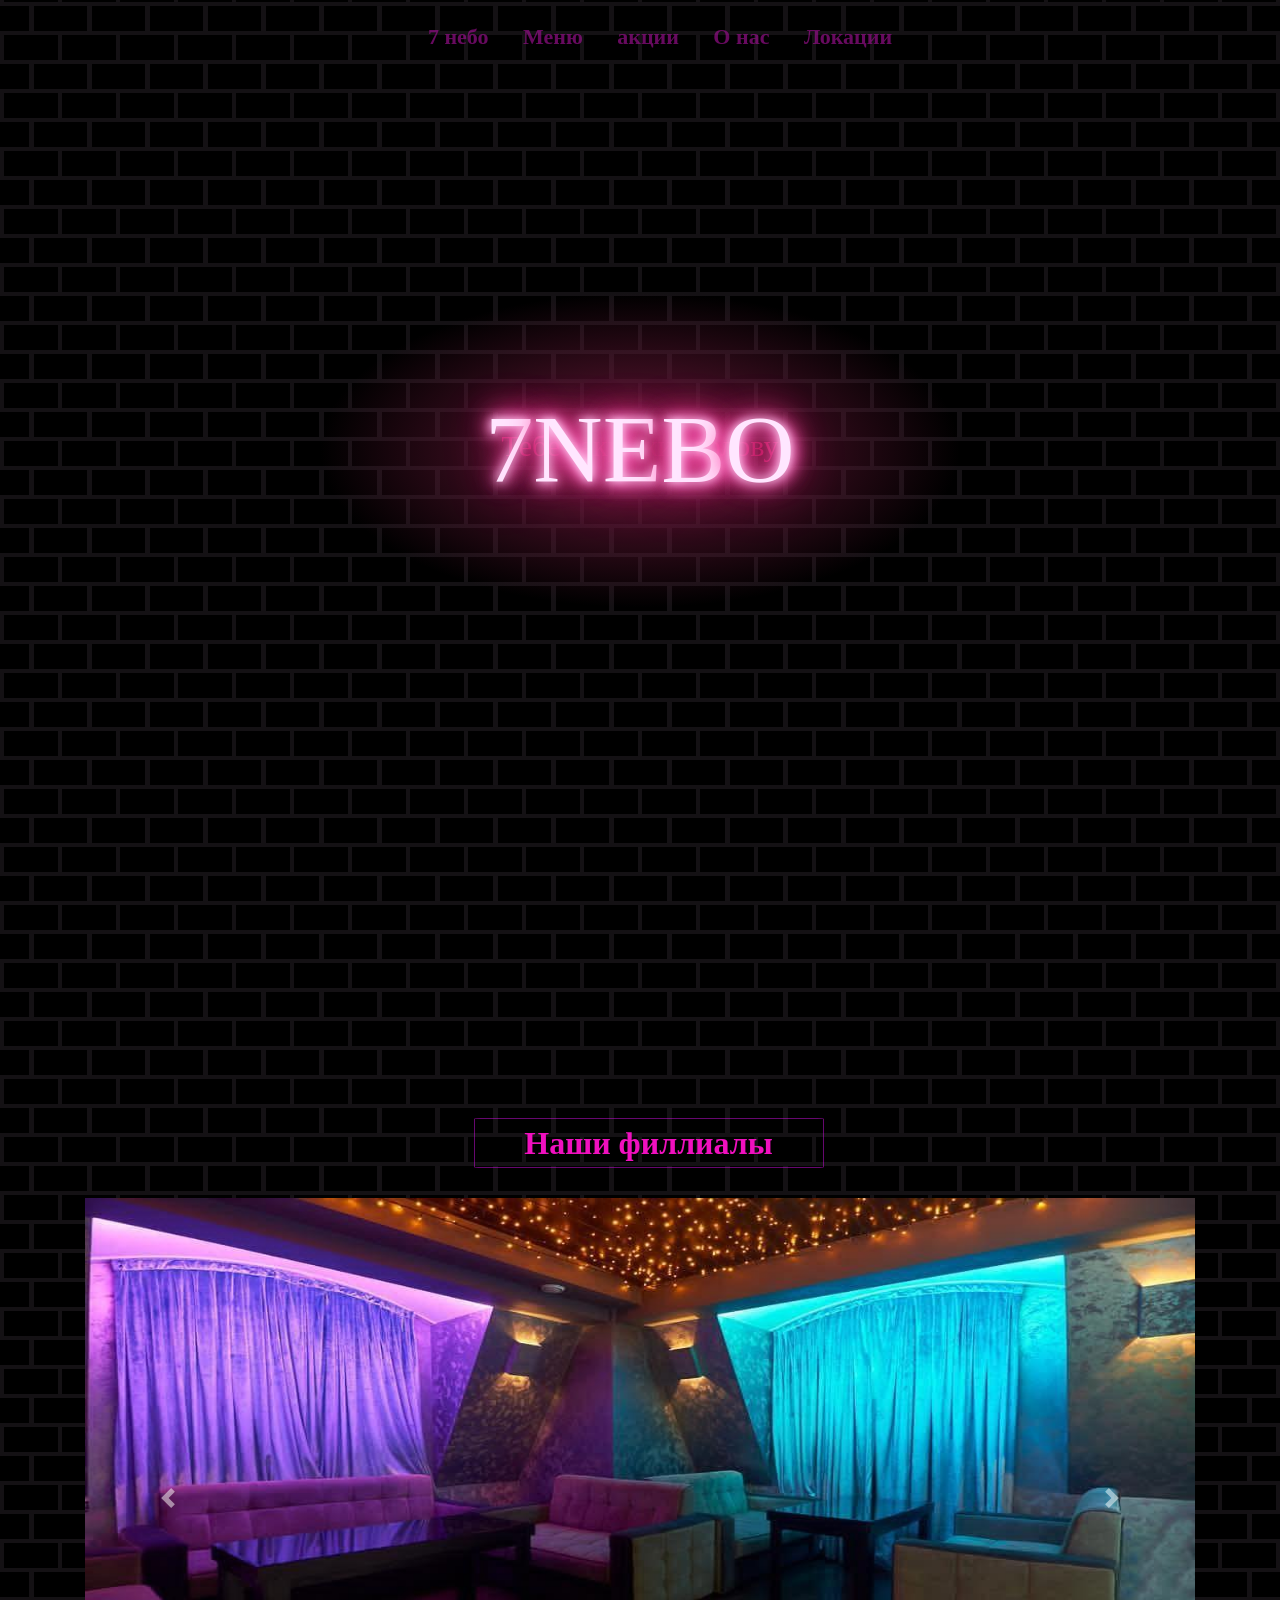
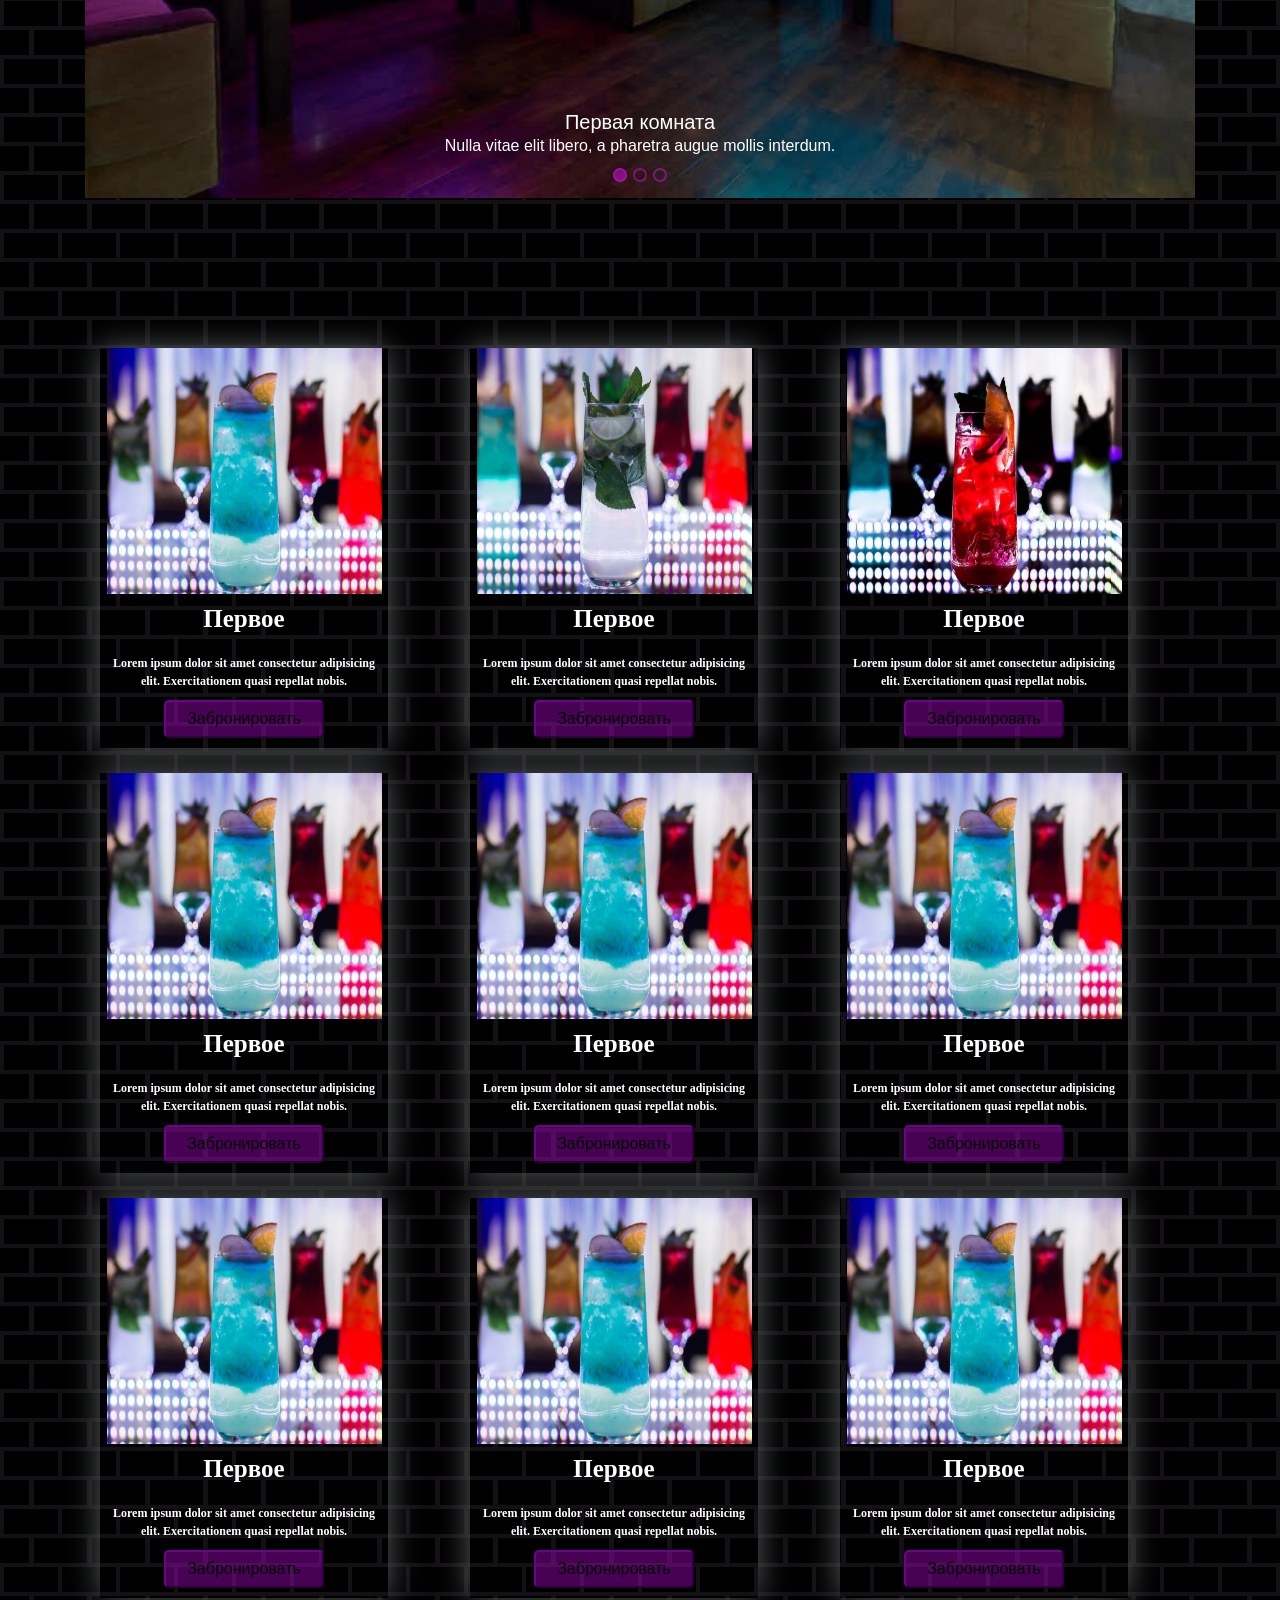
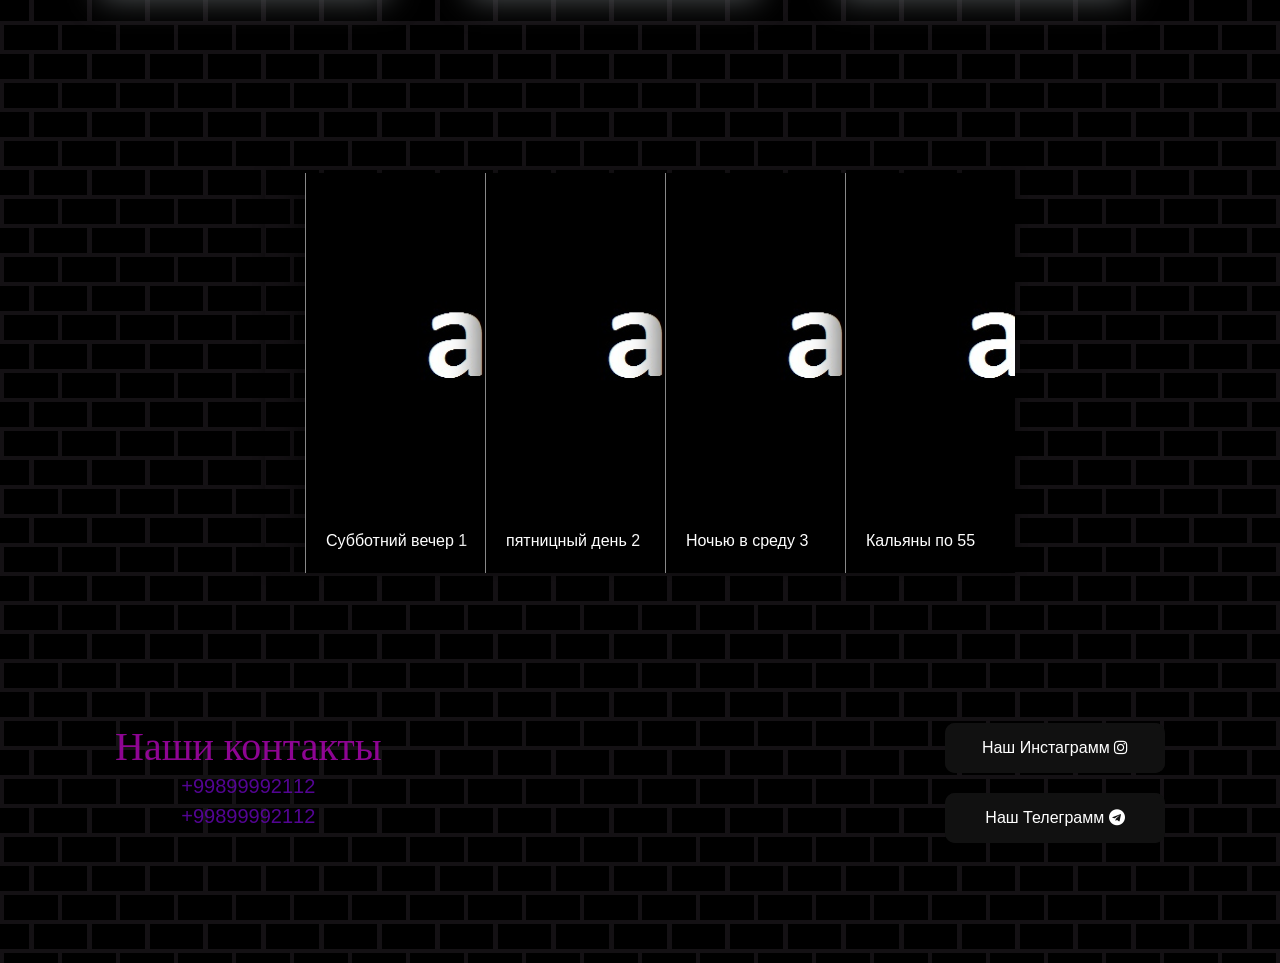
<file: index.html>
<!DOCTYPE html>
<html lang="en">
<head>
    <meta charset="UTF-8">
    <meta name="viewport" content="width=device-width, initial-scale=1.0">
    <meta http-equiv="X-UA-Compatible" content="ie=edge">
    <title>Document</title>
    <link href="https://fonts.googleapis.com/css2?family=Open+Sans:wght@300;400;600;700;800&display=swap" rel="stylesheet">
    <link rel="stylesheet" href="css/font-awesome.css">
    <link rel="stylesheet" href="css/animate.css">
    <link rel="stylesheet" href="css/bootstrap.css">
    <link rel="stylesheet" href="css/bootstrap-reboot.css">
    <link rel="stylesheet" href="css/style.css">
</head>
<body>
<header>
 
    <div class="container">
     <nav>
       <ul>
         <a href="#hook" class="li">7 небо</a>
         <a href="#menu" class="li">Меню</a> 
         <a href="#menu" class="li">акции</a>                        
         <a href="#about" class="li">О нас</a>
         <a href="#loc" class="li">Локации</a>
       </ul>
     </nav> 
     <div class="sign">
       <span class="fast-flicker">7</span>ne<span class="flicker">b</span>o
      </div>
      <p class="wow animate__flash" data-wow-duration="5s">Тебе закружит голову</p>
    </div>
 
    
    
</header>
  
 <section class="hook">
   <div class="container">
     <p><a name="hook"></a></p>
     <a href="#hook"></a>  
     <h2  class="wow animate__pulse" data-wow-duration="1s">Наши филлиалы</h2>
     
      <div id="carouselExampleIndicators" class="carousel slide" data-ride="carousel">
          <div id="carouselExampleCaptions" class="carousel slide" data-ride="carousel">
              <ol class="carousel-indicators">
                <li data-target="#carouselExampleCaptions" data-slide-to="0" class="active"></li>
                <li data-target="#carouselExampleCaptions" data-slide-to="1"></li>
                <li data-target="#carouselExampleCaptions" data-slide-to="2"></li>
              </ol>
              <div class="carousel-inner">
                <div class="carousel-item active">
                  <img src="images/coctel.jpg" class="d-block w-100" alt="...">
                  <div class="carousel-caption d-none d-md-block">
                    <h5>Первая комната</h5>
                    <p>Nulla vitae elit libero, a pharetra augue mollis interdum.</p>
                  </div>
                </div>
                <div class="carousel-item">
                  <img src="images/coctel1.jpg" class="d-block w-100" alt="...">
                  <div class="carousel-caption d-none d-md-block">
                    <h5>Вторая</h5>
                    <p>Lorem ipsum dolor sit amet, consectetur adipiscing elit.</p>
                  </div>
                </div>
                <div class="carousel-item">
                  <img src="images/coctel2.jpg" class="d-block w-100" alt="...">
                  <div class="carousel-caption d-none d-md-block">
                    <h5>Третья</h5>
                    <p>Praesent commodo cursus magna, vel scelerisque nisl consectetur.</p>
                  </div>
                </div>
              </div>
              <a class="carousel-control-prev" href="#carouselExampleCaptions" role="button" data-slide="prev">
                <span class="carousel-control-prev-icon" aria-hidden="true"></span>
                <span class="sr-only">Previous</span>
              </a>
              <a class="carousel-control-next" href="#carouselExampleCaptions" role="button" data-slide="next">
                <span class="carousel-control-next-icon" aria-hidden="true"></span>
                <span class="sr-only">Next</span>
              </a>
            </div>
   </div>
   </div>
 </section>
 
 
 <section class="price">
   <div class="container">
      <p><a name="menu"></a></p>
     
     <div class="row">
       <div class="col-xl-12 d-flex justify-content-between flex-wrap">
         <div class="col-xl-4 wow animate__fadeIn" data-wow-duration="0.1s">
           <div class="carto">
              <img src="images/ice.jpg" alt="">
                            <h2> Первое </h2>
                            <p>Lorem ipsum dolor sit amet consectetur adipisicing elit. Exercitationem quasi repellat nobis.</p>
                            <button class="btm">Забронировать</button>
           </div>
         </div>
         <div class="col-xl-4 wow animate__fadeIn" data-wow-duration="0.3s">
            <div class="carto">
               <img src="images/ice3.jpg" alt="">
                             <h2>Первое </h2>
                             <p>Lorem ipsum dolor sit amet consectetur adipisicing elit. Exercitationem quasi repellat nobis.</p>
                             <button class="btm">Забронировать</button>
            </div>
          </div>
          <div class="col-xl-4 wow animate__fadeIn" data-wow-duration="0.5s">
              <div class="carto">
                 <img src="images/ice2.jpg" alt="">
                               <h2>Первое </h2>
                               <p>Lorem ipsum dolor sit amet consectetur adipisicing elit. Exercitationem quasi repellat nobis.</p>
                               <button class="btm">Забронировать</button>
              </div>
            </div>
            <div class="col-xl-4 wow animate__fadeIn" data-wow-duration="0.7s">
                <div class="carto">
                   <img src="images/ice.jpg" alt="">
                                 <h2>Первое </h2>
                                 <p>Lorem ipsum dolor sit amet consectetur adipisicing elit. Exercitationem quasi repellat nobis.</p>
                                 <button class="btm">Забронировать</button>
                </div>
              </div>
              <div class="col-xl-4 wow animate__fadeIn" data-wow-duration="0.9s">
                 <div class="carto">
                    <img src="images/ice.jpg" alt="">
                                  <h2>Первое </h2>
                                  <p>Lorem ipsum dolor sit amet consectetur adipisicing elit. Exercitationem quasi repellat nobis.</p>
                                  <button class="btm">Забронировать</button>
                 </div>
               </div>
               <div class="col-xl-4 wow animate__fadeIn" data-wow-duration="1s">
                   <div class="carto">
                      <img src="images/ice.jpg" alt="">
                                    <h2>Первое </h2>
                                    <p>Lorem ipsum dolor sit amet consectetur adipisicing elit. Exercitationem quasi repellat nobis.</p>
                                    <button class="btm">Забронировать</button>
                   </div>
                 </div>
                 <div class="col-xl-4 wow animate__fadeIn" data-wow-duration="1.2s">
                    <div class="carto">
                       <img src="images/ice.jpg" alt="">
                                     <h2>Первое </h2>
                                     <p>Lorem ipsum dolor sit amet consectetur adipisicing elit. Exercitationem quasi repellat nobis.</p>
                                     <button class="btm">Забронировать</button>
                    </div>
                  </div>
                  <div class="col-xl-4 wow animate__fadeIn " data-wow-duration="1.4s">
                      <div class="carto">
                         <img src="images/ice.jpg" alt="">
                                       <h2>Первое </h2>
                                       <p>Lorem ipsum dolor sit amet consectetur adipisicing elit. Exercitationem quasi repellat nobis.</p>
                                       <button class="btm">Забронировать</button>
                      </div>
                    </div>
                    <div class="col-xl-4  wow animate__fadeIn" data-wow-duration="1.6s">
                        <div class="carto">
                           <img src="images/ice.jpg" alt="">
                                         <h2>Первое </h2>
                                         <p>Lorem ipsum dolor sit amet consectetur adipisicing elit. Exercitationem quasi repellat nobis.</p>
                                         <button class="btm">Забронировать</button>
                        </div>
                      </div>
       </div>
     </div>
   </div>
 </section>
 
    <section class="about">
      <div class="container">
        <div class="row">
          <div class="col-xl-12">
                <div class="accordian">
                    <ul>
                      <li>
                        <div class="image_title">
                          <a href="#">Субботний вечер 1</a>
                        </div>
                        <a href="#">
                          <img src="images/kal2.jpg" />
                        </a>
                      </li>
                      <li>
                        <div class="image_title">
                          <a href="#">пятницный день 2</a>
                        </div>
                        <a href="#">
                          <img src="images/kal2.jpg" />
                        </a>
                      </li>
                      <li>
                        <div class="image_title">
                          <a href="#">Ночью в среду 3</a>
                        </div>
                        <a href="#">
                          <img src="images/kal2.jpg" />
                        </a>
                      </li>
                      <li>
                        <div class="image_title">
                          <a href="#">Кальяны по 55 </a>
                        </div>
                        <a href="#">
                          <img src="images/kal2.jpg" />
                        </a>
                      </li>		
                    </ul>
                  </div>                    
            </div>
            </div>
          </div>
    </section>
    
    <!-- <section class="map">
      <div class="container">
        <div class="row">
          <div class="col-xl-12 d-flex justify-content-between">
            <div class="col-xl-6">  
                <iframe src="https://yandex.ru/map-widget/v1/?um=constructor%3A905ea3684f78b4e8ce15734e1f03175be6f45cacf5a08432f3674f9deb1a15af&amp;source=constructor" width="500" height="400" frameborder="0"></iframe>
            </div>
            <div class="col-xl-6">
                <iframe src="https://yandex.ru/map-widget/v1/?um=constructor%3A3ebb62a3d9749cda75154ac44de2942cf27b2352c225bdd4a5b6fd302d0d55fe&amp;source=constructor" width="500" height="400" frameborder="0"></iframe>
            </div>
          </div>
        </div>
     
      </div>
    </section> -->
    
    <footer>
      <div class="container">
        <div class="row">
          <div class="col-xl-12 d-flex justify-content-between">
            <div class="oll">
              <h2>Наши контакты</h2>
              <p>+99899992112</p>
              <p>+99899992112</p>
              </div>
            
            <div class="all d-flex flex-column">
              <button class="glow-on-hover" type="button">Наш Инстаграмм <i class="fa fa-instagram" aria-hidden="true"></i></button> 
              <button class="glow-on-hover" type="button">Наш Телеграмм <i class="fa fa-telegram" aria-hidden="true"></i></button> 
              
              
            </div>
          </div>
          
        </div>
      </div>
    </footer>
    
    <button class="btn"> <i class="fa fa-arrow-up" aria-hidden="true"></i></button>
    <script src="js/jquery-3.4.1.min.js"></script>
    <script src="js/popper.min.js"></script>
    <script src="js/bootstrap.js"></script>
    <script src="script.js"></script>
    <script src="js/wow.js"></script>
    <script>
      new WOW().init();
     </script>
</body>
</html>
</file>
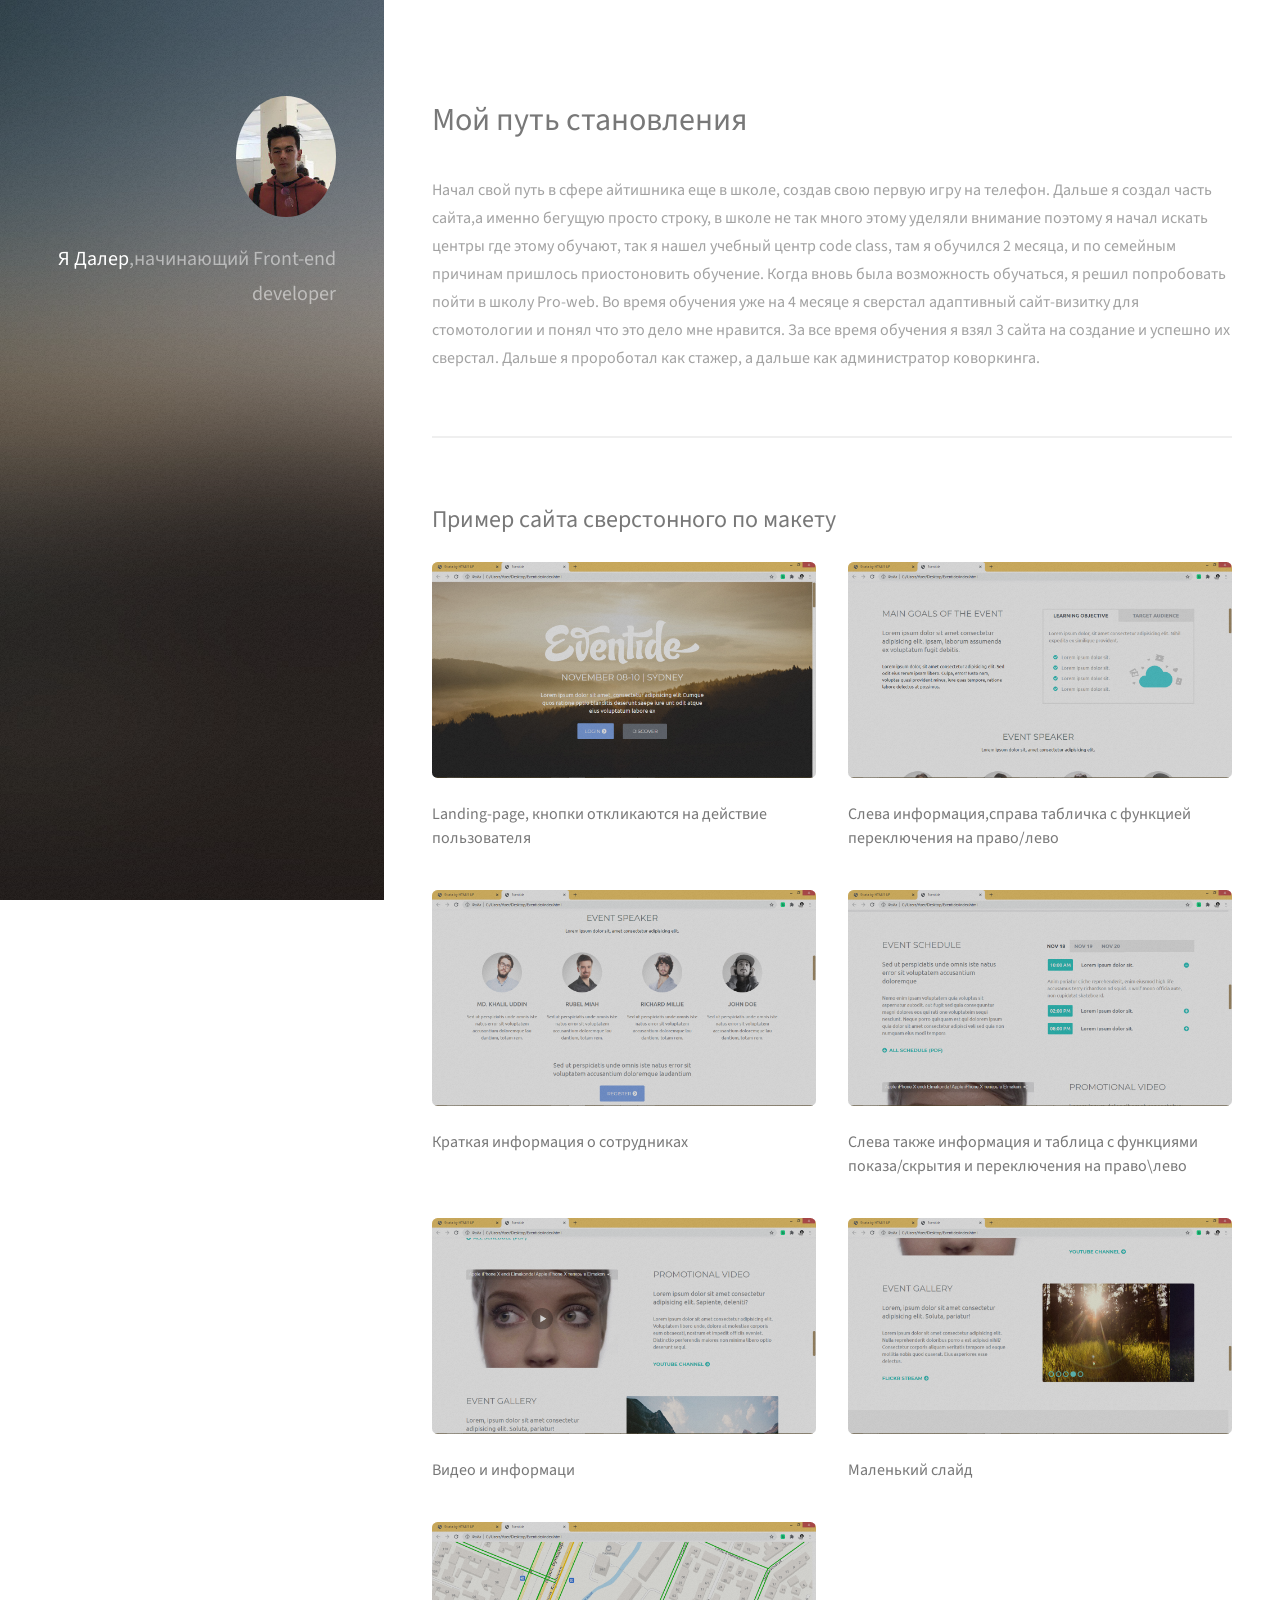
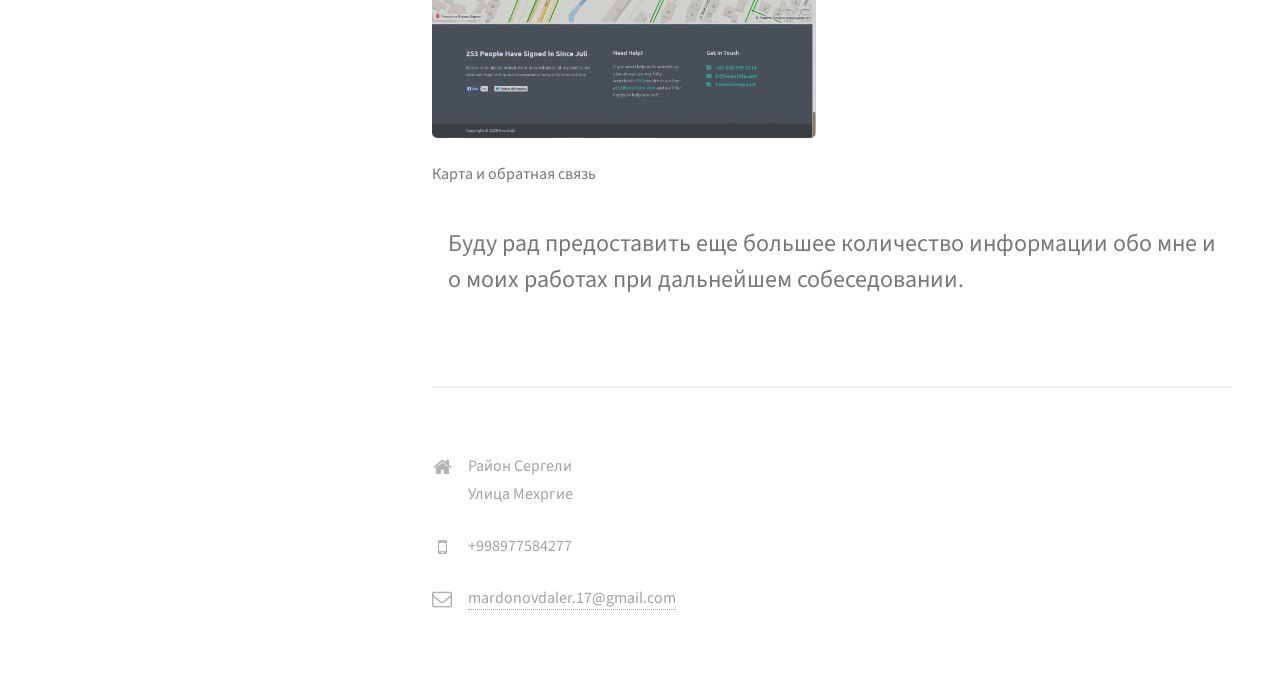
<file: rezume/index.html>
<!DOCTYPE HTML>

<html>
	<head>
		<title>Strata by HTML5 UP</title>
		<meta charset="utf-8" />
		<meta name="viewport" content="width=device-width, initial-scale=1" />
		
		<link rel="stylesheet" href="assets/css/main.css" />
	
	</head>
	<body id="top">

		
			<header id="header">
				<a href="#" class="image avatar"><img src="images/avatar (2).jpg" alt="" /></a>
				<h1><strong>Я Далер</strong>,начинающий <br />
				Front-end developer<br />
				<a href="#"></a></h1>
			</header>

		
			<div id="main">

			
					<section id="one">
						<header class="major">
							<h2> Мой путь становления</h2>
						</header>
						<p>
							Начал свой путь в сфере айтишника еще в школе, создав свою первую игру на телефон. Дальше я создал часть сайта,а именно бегущую просто строку, в школе не так много этому уделяли внимание поэтому я начал искать центры где этому обучают, так я нашел учебный центр code class, там я обучился 2 месяца, и по семейным причинам пришлось приостоновить обучение. Когда вновь была возможность обучаться, я решил попробовать пойти в школу Pro-web. Во время обучения уже на 4 месяце я сверстал адаптивный сайт-визитку для стомотологии и понял что это дело мне нравится. За все время обучения я взял 3 сайта на создание и успешно их сверстал. Дальше я пророботал как стажер, а дальше как администратор коворкинга.
						</p>
					
					</section>

					<section id="two">
						<h2>Пример сайта сверстонного по макету</h2>
						<div class="row">
							<article class="6u 12u$(xsmall) work-item">
								<a href="images/fulls/01 (1).png" class="image fit thumb"><img src="images/thumbs/01.png" alt="" /></a>
								<h3>Landing-page, кнопки откликаются на действие пользователя</h3>
								<p></p>
							</article>
							<article class="6u$ 12u$(xsmall) work-item">
								<a href="images/fulls/01 (2).png" class="image fit thumb"><img src="images/thumbs/01 (2).png" alt="" /></a>
								<h3>Слева информация,справа табличка с функцией переключения на право/лево</h3>
								<p></p>
							</article>
							<article class="6u 12u$(xsmall) work-item">
								<a href="images/fulls/01 (3).png" class="image fit thumb"><img src="images/thumbs/01 (3).png" alt="" /></a>
								<h3>Краткая информация о сотрудниках</h3>
								<p></p>
							</article>
							<article class="6u$ 12u$(xsmall) work-item">
								<a href="images/fulls/01 (4).png" class="image fit thumb"><img src="images/thumbs/01 (4).png" alt="" /></a>
								<h3>Слева также информация и таблица с функциями показа/скрытия и переключения на право\лево</h3>
								<p></p>
							</article>
							<article class="6u 12u$(xsmall) work-item">
								<a href="images/fulls/01 (5).png" class="image fit thumb"><img src="images/thumbs/01 (5).png" alt="" /></a>
								<h3>Видео и информаци</h3>
								<p></p>
							</article>
							<article class="6u$ 12u$(xsmall) work-item">
								<a href="images/fulls/01 (6).png" class="image fit thumb"><img src="images/thumbs/01 (6).png" alt="" /></a>
								<h3>Маленький слайд</h3>
								<p></p>
							</article>
							<article class="6u$ 12u$(xsmall) work-item">
								<a href="images/fulls/01 (8).png" class="image fit thumb"><img src="images/thumbs/01 (8).png" alt="" /></a>
								<h3>Карта и обратная связь</h3>
								<p></p>
							</article>
							<h2> Буду рад предоставить еще большее количество информации обо мне и о моих работах при дальнейшем собеседовании.</h2>
						</div>
						
					</section>

					<section id="three">
						
						<div class="row">
							<div class="8u 12u$(small)">
						
							</div>
							<div class="4u$ 12u$(small)">
								<ul class="labeled-icons">
									<li>
										<h3 class="icon fa-home"><span class="label">Address</span></h3>
										Район Сергели<br />
										Улица Мехргие<br />
										
									</li>
									<li>
										<h3 class="icon fa-mobile"><span class="label">Phone</span></h3>
									+998977584277
									</li>
									<li>
										<h3 class="icon fa-envelope-o"><span class="label">Email</span></h3>
										<a href="#">mardonovdaler.17@gmail.com</a>
									</li>
								</ul>
							</div>
						</div>
					</section>

				
				

			</div>

		<!-- Footer -->
			<footer id="footer">
			
			</footer>

		
			<script src="assets/js/jquery.min.js"></script>
			<script src="assets/js/jquery.poptrox.min.js"></script>
			<script src="assets/js/skel.min.js"></script>
			<script src="assets/js/util.js"></script>
			
			<script src="assets/js/main.js"></script>

	</body>
</html>
</file>
<file: css/style.css>
h1,h2,h3,h4,h5,h6,p,ul{
    margin: 0;
}
body {
  background-color: #141114;
  background-image: linear-gradient(335deg, black 23px, transparent 23px),
    linear-gradient(155deg, black 23px, transparent 23px),
    linear-gradient(335deg, black 23px, transparent 23px),
    linear-gradient(155deg, black 23px, transparent 23px);
  background-size: 58px 58px;
  background-position: 0px 2px, 4px 35px, 29px 31px, 34px 6px;
}
header p{
  margin: 100px auto;
  color: #f10f6a;
  font-size: 30px;
  font-weight: 500;
  font-family: ' Open sans ';
  text-align: center;
  padding-top: 250px;
}
header{
  padding-bottom: 550px;
}
.sign {
  position: absolute;
  display: flex;
  justify-content: center;
  align-items: center;
  width: 50%;
  height: 50%;
  background-image: radial-gradient(
    ellipse 50% 35% at 50% 50%,
    #6b1839,
    transparent
  );
  transform: translate(-50%, -50%);
  letter-spacing: 2;
  left: 50%;
  top: 50%;
  font-family: "Clip";
  text-transform: uppercase;
  font-size: 6em;
  color: #ffe6ff;
  text-shadow: 0 0 0.6rem #ffe6ff, 0 0 1.5rem #ff65bd,
    -0.2rem 0.1rem 1rem #ff65bd, 0.2rem 0.1rem 1rem #ff65bd,
    0 -0.5rem 2rem #ff2483, 0 0.5rem 3rem #ff2483;
  animation: shine 2s forwards, flicker 3s infinite;
}

@keyframes blink {
  0%,
  22%,
  36%,
  75% {
    color: #ffe6ff;
    text-shadow: 0 0 0.6rem #ffe6ff, 0 0 1.5rem #ff65bd,
      -0.2rem 0.1rem 1rem #ff65bd, 0.2rem 0.1rem 1rem #ff65bd,
      0 -0.5rem 2rem #ff2483, 0 0.5rem 3rem #ff2483;
  }
  28%,
  33% {
    color: #ff65bd;
    text-shadow: none;
  }
  82%,
  97% {
    color: #ff2483;
    text-shadow: none;
  }
}
.flicker {
  animation: shine 2s forwards, blink 3s 2s infinite;
}

.fast-flicker {
  animation: shine 2s forwards, blink 10s 1s infinite;
}
nav{
  padding: 20px;
  display: flex;
  justify-content: space-around;  
}
nav ul{
  margin: auto;
}
nav .li{
  padding: 0px 15px;
  font-size: 22px;
  color: #aa109d9a;
  font-family: ' Open sans';
  font-weight: 600;
  text-decoration: none;
  transition: 0.5s;
}
nav .li:hover{
    color: #f10f6a;
    
}

.glow-on-hover {
  width: 220px;
  height: 50px;
  border: none;
  outline: none;
  color: #fff;
  background: #111;
  cursor: pointer;
  position: relative;
  z-index: 0;
  border-radius: 10px;
}

.glow-on-hover:before {
  content: '';
  background: linear-gradient(45deg, #ff0000, #ff7300, #fffb00, #48ff00, #00ffd5, #002bff, #7a00ff, #ff00c8, #ff0000);
  position: absolute;
  top: -2px;
  left:-2px;
  background-size: 400%;
  z-index: -1;
  filter: blur(5px);
  width: calc(100% + 4px);
  height: calc(100% + 4px);
  animation: glowing 20s linear infinite;
  opacity: 0;
  transition: opacity .3s ease-in-out;
  border-radius: 10px;
}

.glow-on-hover:active {
  color: #000
}

.glow-on-hover:active:after {
  background: transparent;
}

.glow-on-hover:hover:before {
  opacity: 1;
}

.glow-on-hover:after {
  z-index: -1;
  content: '';
  position: absolute;
  width: 100%;
  height: 100%;
  background: #111;
  left: 0;
  top: 0;
  border-radius: 10px;
}

@keyframes glowing {
  0% { background-position: 0 0; }
  50% { background-position: 400% 0; }
  100% { background-position: 0 0; }
}
.carousel img {
  height: 600px;
  width: 990px;
}

.carousel-indicators li {
  width: 10px;
  height: 10px;
  border-radius: 50%;
  background: none;
  border: 2px solid rgba(204, 15, 221, 0.5);
  opacity: 1;
}

.carousel-indicators li.active {
  background: rgba(204, 15, 221, 0.5);

}
.hook h2{
  padding: 5px;
  font-family: ' Open sans';
  font-weight: 600;
  font-size: 32px;
  color: #f010bf;
  width: 350px;
  border: 1px solid rgba(204, 15, 221, 0.5);
  border-radius: 2%;
  margin-bottom: 30px;
  text-align: center;
  align-items: center;
  margin-left: 35%;
  transition: 0.2s;
 
}
.hook{
  padding-bottom: 150px;
}
.carto{
  width: 288px; 
  height: 400px;
  box-shadow: 0px 0px 30px 0px rgba(87, 91, 93, 1.95);
  display: flex;
  flex-direction: column;
  align-items: center;
  justify-content: space-between;
  text-align: center;
  margin-bottom: 25px ;
}
.carto .btm{
  margin-bottom: 10px;
  padding: 5px;
  width: 160px;
  background: rgba(153, 6, 179, 0.472);
  outline: none;
  border-color:  rgb(111, 1, 145);
  border-radius: 5px;
  transition: 0.7s;
}
.carto .btm:hover{
  background: rgba(70, 65, 65, 0.527);
  color: #fff;
} 
.carto img{
  overflow: hidden;
  width: 275px;
  height: 300px;
  /* -moz-transition: all 2s ease-out;
  -o-transition: all 2s ease-out;
  -webkit-transition: all 3s ease-out; */
  cursor: pointer;
}
/* .carto img:hover{
  -webkit-transform: scale(2);
  -moz-transform: scale(2);
  -o-transform: scale(2);
  
} */
.price{
  padding-bottom: 100px;
}
.carto h2{
  color: #fff;
  font-family: ' Open sans';  
  font-size: 25px;
  font-weight: 600;
  padding: 10px;
}
.carto p{
  color: #fff;
  font-family: ' Open sans';
  font-size: 12px;
  font-weight: 600;
  padding: 10px;
}
 
.accordian {
  width: 750px; 
  height: 400px;
  overflow: hidden;
  margin: 50px auto;
  -webkit-box-shadow: 0 0 10px 1px rgba(0, 0, 0, 0.35);
  -moz-box-shadow: 0 0 10px 1px rgba(0, 0, 0, 0.35);
  box-shadow: 0 0 10px 1px rgba(0, 0, 0, 0.35);
  }
  .accordian img{
    height: 400px;
    width: 690px;
  }
  .accordian ul {
  width: 2000px;
  } 
  .accordian li {
  position: relative;
  display: block;
  width: 180px;
  float: left;
  border-left: 1px solid #888;    
  -webkit-box-shadow: 0 0 25px 10px rgba(0, 0, 0, 0.5);
  -moz-box-shadow: 0 0 25px 10px rgba(0, 0, 0, 0.5);	
  box-shadow: 0 0 25px 10px rgba(0, 0, 0, 0.5);
  -webkit-transition: all 0.5s;
  -moz-transition: all 0.5s;	
  transition: all 0.5s;
  }
  .accordian ul:hover li {
  width: 40px;
  }
  .accordian ul li:hover {
  width: 600px;
  }
   .accordian li img {
  display: block;
  }
  .image_title {
  background: rgba(0, 0, 0, 0.5);
  position: absolute;
  left: 0;
  bottom: 0;	
  width: 600px;	
  }
  .image_title a {
  display: block;
  color: #fff;
  text-decoration: none;
  padding: 20px;
  font-size: 16px;
  }
  .btn{
    color: #fff;
    width: 60px;
    height: 60px;
    position: fixed;
    bottom: 3%;
    right: 3%;
    background: rgba(171, 5, 177, 0.829);
    display: none;
}
footer{
  padding: 100px;
  text-align: center;
}
footer p{
  font-size: 20px;
  color:rgba(100, 5, 177, 0.829);
  animation: shine 100s forwards, blink 100s 1s infinite;
}
footer h2{
  color:rgba(171, 5, 177, 0.829);
  font-size: 40px;
  font-family: " Open sans";
  font-weight: 500; 
  animation: shine 2s forwards, blink 10s 1s infinite;
}
footer .glow-on-hover{
  margin-bottom: 20px;
}
</file>
<file: rezume/assets/css/main.css>
@import url("font-awesome.min.css");
@import url("http://fonts.googleapis.com/css?family=Source+Sans+Pro:400,400italic");

/*
	Strata by HTML5 UP
	html5up.net | @n33co
	Free for personal and commercial use under the CCA 3.0 license (html5up.net/license)
*/

/* Reset */

	html, body, div, span, applet, object, iframe, h1, h2, h3, h4, h5, h6, p, blockquote, pre, a, abbr, acronym, address, big, cite, code, del, dfn, em, img, ins, kbd, q, s, samp, small, strike, strong, sub, sup, tt, var, b, u, i, center, dl, dt, dd, ol, ul, li, fieldset, form, label, legend, table, caption, tbody, tfoot, thead, tr, th, td, article, aside, canvas, details, embed, figure, figcaption, footer, header, hgroup, menu, nav, output, ruby, section, summary, time, mark, audio, video {
		margin: 0;
		padding: 0;
		border: 0;
		font-size: 100%;
		font: inherit;
		vertical-align: baseline;
	}

	article, aside, details, figcaption, figure, footer, header, hgroup, menu, nav, section {
		display: block;
	}

	body {
		line-height: 1;
	}

	ol, ul {
		list-style: none;
	}

	blockquote, q {
		quotes: none;
	}

	blockquote:before, blockquote:after, q:before, q:after {
		content: '';
		content: none;
	}

	table {
		border-collapse: collapse;
		border-spacing: 0;
	}

	body {
		-webkit-text-size-adjust: none;
	}

/* Box Model */

	*, *:before, *:after {
		-moz-box-sizing: border-box;
		-webkit-box-sizing: border-box;
		box-sizing: border-box;
	}

/* Containers */

	.container {
		margin-left: auto;
		margin-right: auto;
	}

	.container.\31 25\25 {
		width: 100%;
		max-width: 1200px;
		min-width: 960px;
	}

	.container.\37 5\25 {
		width: 720px;
	}

	.container.\35 0\25 {
		width: 480px;
	}

	.container.\32 5\25 {
		width: 240px;
	}

	.container {
		width: 960px;
	}

	@media screen and (max-width: 1800px) {

		.container.\31 25\25 {
			width: 100%;
			max-width: 1200px;
			min-width: 960px;
		}

		.container.\37 5\25 {
			width: 720px;
		}

		.container.\35 0\25 {
			width: 480px;
		}

		.container.\32 5\25 {
			width: 240px;
		}

		.container {
			width: 960px;
		}

	}

	@media screen and (max-width: 1280px) {

		.container.\31 25\25 {
			width: 100%;
			max-width: 1200px;
			min-width: 960px;
		}

		.container.\37 5\25 {
			width: 720px;
		}

		.container.\35 0\25 {
			width: 480px;
		}

		.container.\32 5\25 {
			width: 240px;
		}

		.container {
			width: 960px;
		}

	}

	@media screen and (max-width: 980px) {

		.container.\31 25\25 {
			width: 100%;
			max-width: 1200px;
			min-width: 960px;
		}

		.container.\37 5\25 {
			width: 720px;
		}

		.container.\35 0\25 {
			width: 480px;
		}

		.container.\32 5\25 {
			width: 240px;
		}

		.container {
			width: 960px;
		}

	}

	@media screen and (max-width: 736px) {

		.container.\31 25\25 {
			width: 100%;
			max-width: 1200px;
			min-width: 960px;
		}

		.container.\37 5\25 {
			width: 720px;
		}

		.container.\35 0\25 {
			width: 480px;
		}

		.container.\32 5\25 {
			width: 240px;
		}

		.container {
			width: 960px;
		}

	}

	@media screen and (max-width: 480px) {

		.container.\31 25\25 {
			width: 100%;
			max-width: 1200px;
			min-width: 960px;
		}

		.container.\37 5\25 {
			width: 720px;
		}

		.container.\35 0\25 {
			width: 480px;
		}

		.container.\32 5\25 {
			width: 240px;
		}

		.container {
			width: 960px;
		}

	}

/* Grid */

	.row {
		border-bottom: solid 1px transparent;
		-moz-box-sizing: border-box;
		-webkit-box-sizing: border-box;
		box-sizing: border-box;
	}

	.row > * {
		float: left;
		-moz-box-sizing: border-box;
		-webkit-box-sizing: border-box;
		box-sizing: border-box;
	}

	.row:after, .row:before {
		content: '';
		display: block;
		clear: both;
		height: 0;
	}

	.row.uniform > * > :first-child {
		margin-top: 0;
	}

	.row.uniform > * > :last-child {
		margin-bottom: 0;
	}

	.row.\30 \25 > * {
		padding: 0 0 0 0em;
	}

	.row.\30 \25 {
		margin: 0 0 -1px 0em;
	}

	.row.uniform.\30 \25 > * {
		padding: 0em 0 0 0em;
	}

	.row.uniform.\30 \25 {
		margin: 0em 0 -1px 0em;
	}

	.row > * {
		padding: 0 0 0 2.5em;
	}

	.row {
		margin: 0 0 -1px -2.5em;
	}

	.row.uniform > * {
		padding: 2.5em 0 0 2.5em;
	}

	.row.uniform {
		margin: -2.5em 0 -1px -2.5em;
	}

	.row.\32 00\25 > * {
		padding: 0 0 0 5em;
	}

	.row.\32 00\25 {
		margin: 0 0 -1px -5em;
	}

	.row.uniform.\32 00\25 > * {
		padding: 5em 0 0 5em;
	}

	.row.uniform.\32 00\25 {
		margin: -5em 0 -1px -5em;
	}

	.row.\31 50\25 > * {
		padding: 0 0 0 3.75em;
	}

	.row.\31 50\25 {
		margin: 0 0 -1px -3.75em;
	}

	.row.uniform.\31 50\25 > * {
		padding: 3.75em 0 0 3.75em;
	}

	.row.uniform.\31 50\25 {
		margin: -3.75em 0 -1px -3.75em;
	}

	.row.\35 0\25 > * {
		padding: 0 0 0 1.25em;
	}

	.row.\35 0\25 {
		margin: 0 0 -1px -1.25em;
	}

	.row.uniform.\35 0\25 > * {
		padding: 1.25em 0 0 1.25em;
	}

	.row.uniform.\35 0\25 {
		margin: -1.25em 0 -1px -1.25em;
	}

	.row.\32 5\25 > * {
		padding: 0 0 0 0.625em;
	}

	.row.\32 5\25 {
		margin: 0 0 -1px -0.625em;
	}

	.row.uniform.\32 5\25 > * {
		padding: 0.625em 0 0 0.625em;
	}

	.row.uniform.\32 5\25 {
		margin: -0.625em 0 -1px -0.625em;
	}

	.\31 2u, .\31 2u\24 {
		width: 100%;
		clear: none;
		margin-left: 0;
	}

	.\31 1u, .\31 1u\24 {
		width: 91.6666666667%;
		clear: none;
		margin-left: 0;
	}

	.\31 0u, .\31 0u\24 {
		width: 83.3333333333%;
		clear: none;
		margin-left: 0;
	}

	.\39 u, .\39 u\24 {
		width: 75%;
		clear: none;
		margin-left: 0;
	}

	.\38 u, .\38 u\24 {
		width: 66.6666666667%;
		clear: none;
		margin-left: 0;
	}

	.\37 u, .\37 u\24 {
		width: 58.3333333333%;
		clear: none;
		margin-left: 0;
	}

	.\36 u, .\36 u\24 {
		width: 50%;
		clear: none;
		margin-left: 0;
	}

	.\35 u, .\35 u\24 {
		width: 41.6666666667%;
		clear: none;
		margin-left: 0;
	}

	.\34 u, .\34 u\24 {
		width: 33.3333333333%;
		clear: none;
		margin-left: 0;
	}

	.\33 u, .\33 u\24 {
		width: 25%;
		clear: none;
		margin-left: 0;
	}

	.\32 u, .\32 u\24 {
		width: 16.6666666667%;
		clear: none;
		margin-left: 0;
	}

	.\31 u, .\31 u\24 {
		width: 8.3333333333%;
		clear: none;
		margin-left: 0;
	}

	.\31 2u\24 + *,
	.\31 1u\24 + *,
	.\31 0u\24 + *,
	.\39 u\24 + *,
	.\38 u\24 + *,
	.\37 u\24 + *,
	.\36 u\24 + *,
	.\35 u\24 + *,
	.\34 u\24 + *,
	.\33 u\24 + *,
	.\32 u\24 + *,
	.\31 u\24 + * {
		clear: left;
	}

	.\-11u {
		margin-left: 91.66667%;
	}

	.\-10u {
		margin-left: 83.33333%;
	}

	.\-9u {
		margin-left: 75%;
	}

	.\-8u {
		margin-left: 66.66667%;
	}

	.\-7u {
		margin-left: 58.33333%;
	}

	.\-6u {
		margin-left: 50%;
	}

	.\-5u {
		margin-left: 41.66667%;
	}

	.\-4u {
		margin-left: 33.33333%;
	}

	.\-3u {
		margin-left: 25%;
	}

	.\-2u {
		margin-left: 16.66667%;
	}

	.\-1u {
		margin-left: 8.33333%;
	}

	@media screen and (max-width: 1800px) {

		.row > * {
			padding: 0 0 0 2.5em;
		}

		.row {
			margin: 0 0 -1px -2.5em;
		}

		.row.uniform > * {
			padding: 2.5em 0 0 2.5em;
		}

		.row.uniform {
			margin: -2.5em 0 -1px -2.5em;
		}

		.row.\32 00\25 > * {
			padding: 0 0 0 5em;
		}

		.row.\32 00\25 {
			margin: 0 0 -1px -5em;
		}

		.row.uniform.\32 00\25 > * {
			padding: 5em 0 0 5em;
		}

		.row.uniform.\32 00\25 {
			margin: -5em 0 -1px -5em;
		}

		.row.\31 50\25 > * {
			padding: 0 0 0 3.75em;
		}

		.row.\31 50\25 {
			margin: 0 0 -1px -3.75em;
		}

		.row.uniform.\31 50\25 > * {
			padding: 3.75em 0 0 3.75em;
		}

		.row.uniform.\31 50\25 {
			margin: -3.75em 0 -1px -3.75em;
		}

		.row.\35 0\25 > * {
			padding: 0 0 0 1.25em;
		}

		.row.\35 0\25 {
			margin: 0 0 -1px -1.25em;
		}

		.row.uniform.\35 0\25 > * {
			padding: 1.25em 0 0 1.25em;
		}

		.row.uniform.\35 0\25 {
			margin: -1.25em 0 -1px -1.25em;
		}

		.row.\32 5\25 > * {
			padding: 0 0 0 0.625em;
		}

		.row.\32 5\25 {
			margin: 0 0 -1px -0.625em;
		}

		.row.uniform.\32 5\25 > * {
			padding: 0.625em 0 0 0.625em;
		}

		.row.uniform.\32 5\25 {
			margin: -0.625em 0 -1px -0.625em;
		}

		.\31 2u\28xlarge\29, .\31 2u\24\28xlarge\29 {
			width: 100%;
			clear: none;
			margin-left: 0;
		}

		.\31 1u\28xlarge\29, .\31 1u\24\28xlarge\29 {
			width: 91.6666666667%;
			clear: none;
			margin-left: 0;
		}

		.\31 0u\28xlarge\29, .\31 0u\24\28xlarge\29 {
			width: 83.3333333333%;
			clear: none;
			margin-left: 0;
		}

		.\39 u\28xlarge\29, .\39 u\24\28xlarge\29 {
			width: 75%;
			clear: none;
			margin-left: 0;
		}

		.\38 u\28xlarge\29, .\38 u\24\28xlarge\29 {
			width: 66.6666666667%;
			clear: none;
			margin-left: 0;
		}

		.\37 u\28xlarge\29, .\37 u\24\28xlarge\29 {
			width: 58.3333333333%;
			clear: none;
			margin-left: 0;
		}

		.\36 u\28xlarge\29, .\36 u\24\28xlarge\29 {
			width: 50%;
			clear: none;
			margin-left: 0;
		}

		.\35 u\28xlarge\29, .\35 u\24\28xlarge\29 {
			width: 41.6666666667%;
			clear: none;
			margin-left: 0;
		}

		.\34 u\28xlarge\29, .\34 u\24\28xlarge\29 {
			width: 33.3333333333%;
			clear: none;
			margin-left: 0;
		}

		.\33 u\28xlarge\29, .\33 u\24\28xlarge\29 {
			width: 25%;
			clear: none;
			margin-left: 0;
		}

		.\32 u\28xlarge\29, .\32 u\24\28xlarge\29 {
			width: 16.6666666667%;
			clear: none;
			margin-left: 0;
		}

		.\31 u\28xlarge\29, .\31 u\24\28xlarge\29 {
			width: 8.3333333333%;
			clear: none;
			margin-left: 0;
		}

		.\31 2u\24\28xlarge\29 + *,
		.\31 1u\24\28xlarge\29 + *,
		.\31 0u\24\28xlarge\29 + *,
		.\39 u\24\28xlarge\29 + *,
		.\38 u\24\28xlarge\29 + *,
		.\37 u\24\28xlarge\29 + *,
		.\36 u\24\28xlarge\29 + *,
		.\35 u\24\28xlarge\29 + *,
		.\34 u\24\28xlarge\29 + *,
		.\33 u\24\28xlarge\29 + *,
		.\32 u\24\28xlarge\29 + *,
		.\31 u\24\28xlarge\29 + * {
			clear: left;
		}

		.\-11u\28xlarge\29 {
			margin-left: 91.66667%;
		}

		.\-10u\28xlarge\29 {
			margin-left: 83.33333%;
		}

		.\-9u\28xlarge\29 {
			margin-left: 75%;
		}

		.\-8u\28xlarge\29 {
			margin-left: 66.66667%;
		}

		.\-7u\28xlarge\29 {
			margin-left: 58.33333%;
		}

		.\-6u\28xlarge\29 {
			margin-left: 50%;
		}

		.\-5u\28xlarge\29 {
			margin-left: 41.66667%;
		}

		.\-4u\28xlarge\29 {
			margin-left: 33.33333%;
		}

		.\-3u\28xlarge\29 {
			margin-left: 25%;
		}

		.\-2u\28xlarge\29 {
			margin-left: 16.66667%;
		}

		.\-1u\28xlarge\29 {
			margin-left: 8.33333%;
		}

	}

	@media screen and (max-width: 1280px) {

		.row > * {
			padding: 0 0 0 2em;
		}

		.row {
			margin: 0 0 -1px -2em;
		}

		.row.uniform > * {
			padding: 2em 0 0 2em;
		}

		.row.uniform {
			margin: -2em 0 -1px -2em;
		}

		.row.\32 00\25 > * {
			padding: 0 0 0 4em;
		}

		.row.\32 00\25 {
			margin: 0 0 -1px -4em;
		}

		.row.uniform.\32 00\25 > * {
			padding: 4em 0 0 4em;
		}

		.row.uniform.\32 00\25 {
			margin: -4em 0 -1px -4em;
		}

		.row.\31 50\25 > * {
			padding: 0 0 0 3em;
		}

		.row.\31 50\25 {
			margin: 0 0 -1px -3em;
		}

		.row.uniform.\31 50\25 > * {
			padding: 3em 0 0 3em;
		}

		.row.uniform.\31 50\25 {
			margin: -3em 0 -1px -3em;
		}

		.row.\35 0\25 > * {
			padding: 0 0 0 1em;
		}

		.row.\35 0\25 {
			margin: 0 0 -1px -1em;
		}

		.row.uniform.\35 0\25 > * {
			padding: 1em 0 0 1em;
		}

		.row.uniform.\35 0\25 {
			margin: -1em 0 -1px -1em;
		}

		.row.\32 5\25 > * {
			padding: 0 0 0 0.5em;
		}

		.row.\32 5\25 {
			margin: 0 0 -1px -0.5em;
		}

		.row.uniform.\32 5\25 > * {
			padding: 0.5em 0 0 0.5em;
		}

		.row.uniform.\32 5\25 {
			margin: -0.5em 0 -1px -0.5em;
		}

		.\31 2u\28large\29, .\31 2u\24\28large\29 {
			width: 100%;
			clear: none;
			margin-left: 0;
		}

		.\31 1u\28large\29, .\31 1u\24\28large\29 {
			width: 91.6666666667%;
			clear: none;
			margin-left: 0;
		}

		.\31 0u\28large\29, .\31 0u\24\28large\29 {
			width: 83.3333333333%;
			clear: none;
			margin-left: 0;
		}

		.\39 u\28large\29, .\39 u\24\28large\29 {
			width: 75%;
			clear: none;
			margin-left: 0;
		}

		.\38 u\28large\29, .\38 u\24\28large\29 {
			width: 66.6666666667%;
			clear: none;
			margin-left: 0;
		}

		.\37 u\28large\29, .\37 u\24\28large\29 {
			width: 58.3333333333%;
			clear: none;
			margin-left: 0;
		}

		.\36 u\28large\29, .\36 u\24\28large\29 {
			width: 50%;
			clear: none;
			margin-left: 0;
		}

		.\35 u\28large\29, .\35 u\24\28large\29 {
			width: 41.6666666667%;
			clear: none;
			margin-left: 0;
		}

		.\34 u\28large\29, .\34 u\24\28large\29 {
			width: 33.3333333333%;
			clear: none;
			margin-left: 0;
		}

		.\33 u\28large\29, .\33 u\24\28large\29 {
			width: 25%;
			clear: none;
			margin-left: 0;
		}

		.\32 u\28large\29, .\32 u\24\28large\29 {
			width: 16.6666666667%;
			clear: none;
			margin-left: 0;
		}

		.\31 u\28large\29, .\31 u\24\28large\29 {
			width: 8.3333333333%;
			clear: none;
			margin-left: 0;
		}

		.\31 2u\24\28large\29 + *,
		.\31 1u\24\28large\29 + *,
		.\31 0u\24\28large\29 + *,
		.\39 u\24\28large\29 + *,
		.\38 u\24\28large\29 + *,
		.\37 u\24\28large\29 + *,
		.\36 u\24\28large\29 + *,
		.\35 u\24\28large\29 + *,
		.\34 u\24\28large\29 + *,
		.\33 u\24\28large\29 + *,
		.\32 u\24\28large\29 + *,
		.\31 u\24\28large\29 + * {
			clear: left;
		}

		.\-11u\28large\29 {
			margin-left: 91.66667%;
		}

		.\-10u\28large\29 {
			margin-left: 83.33333%;
		}

		.\-9u\28large\29 {
			margin-left: 75%;
		}

		.\-8u\28large\29 {
			margin-left: 66.66667%;
		}

		.\-7u\28large\29 {
			margin-left: 58.33333%;
		}

		.\-6u\28large\29 {
			margin-left: 50%;
		}

		.\-5u\28large\29 {
			margin-left: 41.66667%;
		}

		.\-4u\28large\29 {
			margin-left: 33.33333%;
		}

		.\-3u\28large\29 {
			margin-left: 25%;
		}

		.\-2u\28large\29 {
			margin-left: 16.66667%;
		}

		.\-1u\28large\29 {
			margin-left: 8.33333%;
		}

	}

	@media screen and (max-width: 980px) {

		.row > * {
			padding: 0 0 0 2em;
		}

		.row {
			margin: 0 0 -1px -2em;
		}

		.row.uniform > * {
			padding: 2em 0 0 2em;
		}

		.row.uniform {
			margin: -2em 0 -1px -2em;
		}

		.row.\32 00\25 > * {
			padding: 0 0 0 4em;
		}

		.row.\32 00\25 {
			margin: 0 0 -1px -4em;
		}

		.row.uniform.\32 00\25 > * {
			padding: 4em 0 0 4em;
		}

		.row.uniform.\32 00\25 {
			margin: -4em 0 -1px -4em;
		}

		.row.\31 50\25 > * {
			padding: 0 0 0 3em;
		}

		.row.\31 50\25 {
			margin: 0 0 -1px -3em;
		}

		.row.uniform.\31 50\25 > * {
			padding: 3em 0 0 3em;
		}

		.row.uniform.\31 50\25 {
			margin: -3em 0 -1px -3em;
		}

		.row.\35 0\25 > * {
			padding: 0 0 0 1em;
		}

		.row.\35 0\25 {
			margin: 0 0 -1px -1em;
		}

		.row.uniform.\35 0\25 > * {
			padding: 1em 0 0 1em;
		}

		.row.uniform.\35 0\25 {
			margin: -1em 0 -1px -1em;
		}

		.row.\32 5\25 > * {
			padding: 0 0 0 0.5em;
		}

		.row.\32 5\25 {
			margin: 0 0 -1px -0.5em;
		}

		.row.uniform.\32 5\25 > * {
			padding: 0.5em 0 0 0.5em;
		}

		.row.uniform.\32 5\25 {
			margin: -0.5em 0 -1px -0.5em;
		}

		.\31 2u\28medium\29, .\31 2u\24\28medium\29 {
			width: 100%;
			clear: none;
			margin-left: 0;
		}

		.\31 1u\28medium\29, .\31 1u\24\28medium\29 {
			width: 91.6666666667%;
			clear: none;
			margin-left: 0;
		}

		.\31 0u\28medium\29, .\31 0u\24\28medium\29 {
			width: 83.3333333333%;
			clear: none;
			margin-left: 0;
		}

		.\39 u\28medium\29, .\39 u\24\28medium\29 {
			width: 75%;
			clear: none;
			margin-left: 0;
		}

		.\38 u\28medium\29, .\38 u\24\28medium\29 {
			width: 66.6666666667%;
			clear: none;
			margin-left: 0;
		}

		.\37 u\28medium\29, .\37 u\24\28medium\29 {
			width: 58.3333333333%;
			clear: none;
			margin-left: 0;
		}

		.\36 u\28medium\29, .\36 u\24\28medium\29 {
			width: 50%;
			clear: none;
			margin-left: 0;
		}

		.\35 u\28medium\29, .\35 u\24\28medium\29 {
			width: 41.6666666667%;
			clear: none;
			margin-left: 0;
		}

		.\34 u\28medium\29, .\34 u\24\28medium\29 {
			width: 33.3333333333%;
			clear: none;
			margin-left: 0;
		}

		.\33 u\28medium\29, .\33 u\24\28medium\29 {
			width: 25%;
			clear: none;
			margin-left: 0;
		}

		.\32 u\28medium\29, .\32 u\24\28medium\29 {
			width: 16.6666666667%;
			clear: none;
			margin-left: 0;
		}

		.\31 u\28medium\29, .\31 u\24\28medium\29 {
			width: 8.3333333333%;
			clear: none;
			margin-left: 0;
		}

		.\31 2u\24\28medium\29 + *,
		.\31 1u\24\28medium\29 + *,
		.\31 0u\24\28medium\29 + *,
		.\39 u\24\28medium\29 + *,
		.\38 u\24\28medium\29 + *,
		.\37 u\24\28medium\29 + *,
		.\36 u\24\28medium\29 + *,
		.\35 u\24\28medium\29 + *,
		.\34 u\24\28medium\29 + *,
		.\33 u\24\28medium\29 + *,
		.\32 u\24\28medium\29 + *,
		.\31 u\24\28medium\29 + * {
			clear: left;
		}

		.\-11u\28medium\29 {
			margin-left: 91.66667%;
		}

		.\-10u\28medium\29 {
			margin-left: 83.33333%;
		}

		.\-9u\28medium\29 {
			margin-left: 75%;
		}

		.\-8u\28medium\29 {
			margin-left: 66.66667%;
		}

		.\-7u\28medium\29 {
			margin-left: 58.33333%;
		}

		.\-6u\28medium\29 {
			margin-left: 50%;
		}

		.\-5u\28medium\29 {
			margin-left: 41.66667%;
		}

		.\-4u\28medium\29 {
			margin-left: 33.33333%;
		}

		.\-3u\28medium\29 {
			margin-left: 25%;
		}

		.\-2u\28medium\29 {
			margin-left: 16.66667%;
		}

		.\-1u\28medium\29 {
			margin-left: 8.33333%;
		}

	}

	@media screen and (max-width: 736px) {

		.row > * {
			padding: 0 0 0 1.5em;
		}

		.row {
			margin: 0 0 -1px -1.5em;
		}

		.row.uniform > * {
			padding: 1.5em 0 0 1.5em;
		}

		.row.uniform {
			margin: -1.5em 0 -1px -1.5em;
		}

		.row.\32 00\25 > * {
			padding: 0 0 0 3em;
		}

		.row.\32 00\25 {
			margin: 0 0 -1px -3em;
		}

		.row.uniform.\32 00\25 > * {
			padding: 3em 0 0 3em;
		}

		.row.uniform.\32 00\25 {
			margin: -3em 0 -1px -3em;
		}

		.row.\31 50\25 > * {
			padding: 0 0 0 2.25em;
		}

		.row.\31 50\25 {
			margin: 0 0 -1px -2.25em;
		}

		.row.uniform.\31 50\25 > * {
			padding: 2.25em 0 0 2.25em;
		}

		.row.uniform.\31 50\25 {
			margin: -2.25em 0 -1px -2.25em;
		}

		.row.\35 0\25 > * {
			padding: 0 0 0 0.75em;
		}

		.row.\35 0\25 {
			margin: 0 0 -1px -0.75em;
		}

		.row.uniform.\35 0\25 > * {
			padding: 0.75em 0 0 0.75em;
		}

		.row.uniform.\35 0\25 {
			margin: -0.75em 0 -1px -0.75em;
		}

		.row.\32 5\25 > * {
			padding: 0 0 0 0.375em;
		}

		.row.\32 5\25 {
			margin: 0 0 -1px -0.375em;
		}

		.row.uniform.\32 5\25 > * {
			padding: 0.375em 0 0 0.375em;
		}

		.row.uniform.\32 5\25 {
			margin: -0.375em 0 -1px -0.375em;
		}

		.\31 2u\28small\29, .\31 2u\24\28small\29 {
			width: 100%;
			clear: none;
			margin-left: 0;
		}

		.\31 1u\28small\29, .\31 1u\24\28small\29 {
			width: 91.6666666667%;
			clear: none;
			margin-left: 0;
		}

		.\31 0u\28small\29, .\31 0u\24\28small\29 {
			width: 83.3333333333%;
			clear: none;
			margin-left: 0;
		}

		.\39 u\28small\29, .\39 u\24\28small\29 {
			width: 75%;
			clear: none;
			margin-left: 0;
		}

		.\38 u\28small\29, .\38 u\24\28small\29 {
			width: 66.6666666667%;
			clear: none;
			margin-left: 0;
		}

		.\37 u\28small\29, .\37 u\24\28small\29 {
			width: 58.3333333333%;
			clear: none;
			margin-left: 0;
		}

		.\36 u\28small\29, .\36 u\24\28small\29 {
			width: 50%;
			clear: none;
			margin-left: 0;
		}

		.\35 u\28small\29, .\35 u\24\28small\29 {
			width: 41.6666666667%;
			clear: none;
			margin-left: 0;
		}

		.\34 u\28small\29, .\34 u\24\28small\29 {
			width: 33.3333333333%;
			clear: none;
			margin-left: 0;
		}

		.\33 u\28small\29, .\33 u\24\28small\29 {
			width: 25%;
			clear: none;
			margin-left: 0;
		}

		.\32 u\28small\29, .\32 u\24\28small\29 {
			width: 16.6666666667%;
			clear: none;
			margin-left: 0;
		}

		.\31 u\28small\29, .\31 u\24\28small\29 {
			width: 8.3333333333%;
			clear: none;
			margin-left: 0;
		}

		.\31 2u\24\28small\29 + *,
		.\31 1u\24\28small\29 + *,
		.\31 0u\24\28small\29 + *,
		.\39 u\24\28small\29 + *,
		.\38 u\24\28small\29 + *,
		.\37 u\24\28small\29 + *,
		.\36 u\24\28small\29 + *,
		.\35 u\24\28small\29 + *,
		.\34 u\24\28small\29 + *,
		.\33 u\24\28small\29 + *,
		.\32 u\24\28small\29 + *,
		.\31 u\24\28small\29 + * {
			clear: left;
		}

		.\-11u\28small\29 {
			margin-left: 91.66667%;
		}

		.\-10u\28small\29 {
			margin-left: 83.33333%;
		}

		.\-9u\28small\29 {
			margin-left: 75%;
		}

		.\-8u\28small\29 {
			margin-left: 66.66667%;
		}

		.\-7u\28small\29 {
			margin-left: 58.33333%;
		}

		.\-6u\28small\29 {
			margin-left: 50%;
		}

		.\-5u\28small\29 {
			margin-left: 41.66667%;
		}

		.\-4u\28small\29 {
			margin-left: 33.33333%;
		}

		.\-3u\28small\29 {
			margin-left: 25%;
		}

		.\-2u\28small\29 {
			margin-left: 16.66667%;
		}

		.\-1u\28small\29 {
			margin-left: 8.33333%;
		}

	}

	@media screen and (max-width: 480px) {

		.row > * {
			padding: 0 0 0 1.5em;
		}

		.row {
			margin: 0 0 -1px -1.5em;
		}

		.row.uniform > * {
			padding: 1.5em 0 0 1.5em;
		}

		.row.uniform {
			margin: -1.5em 0 -1px -1.5em;
		}

		.row.\32 00\25 > * {
			padding: 0 0 0 3em;
		}

		.row.\32 00\25 {
			margin: 0 0 -1px -3em;
		}

		.row.uniform.\32 00\25 > * {
			padding: 3em 0 0 3em;
		}

		.row.uniform.\32 00\25 {
			margin: -3em 0 -1px -3em;
		}

		.row.\31 50\25 > * {
			padding: 0 0 0 2.25em;
		}

		.row.\31 50\25 {
			margin: 0 0 -1px -2.25em;
		}

		.row.uniform.\31 50\25 > * {
			padding: 2.25em 0 0 2.25em;
		}

		.row.uniform.\31 50\25 {
			margin: -2.25em 0 -1px -2.25em;
		}

		.row.\35 0\25 > * {
			padding: 0 0 0 0.75em;
		}

		.row.\35 0\25 {
			margin: 0 0 -1px -0.75em;
		}

		.row.uniform.\35 0\25 > * {
			padding: 0.75em 0 0 0.75em;
		}

		.row.uniform.\35 0\25 {
			margin: -0.75em 0 -1px -0.75em;
		}

		.row.\32 5\25 > * {
			padding: 0 0 0 0.375em;
		}

		.row.\32 5\25 {
			margin: 0 0 -1px -0.375em;
		}

		.row.uniform.\32 5\25 > * {
			padding: 0.375em 0 0 0.375em;
		}

		.row.uniform.\32 5\25 {
			margin: -0.375em 0 -1px -0.375em;
		}

		.\31 2u\28xsmall\29, .\31 2u\24\28xsmall\29 {
			width: 100%;
			clear: none;
			margin-left: 0;
		}

		.\31 1u\28xsmall\29, .\31 1u\24\28xsmall\29 {
			width: 91.6666666667%;
			clear: none;
			margin-left: 0;
		}

		.\31 0u\28xsmall\29, .\31 0u\24\28xsmall\29 {
			width: 83.3333333333%;
			clear: none;
			margin-left: 0;
		}

		.\39 u\28xsmall\29, .\39 u\24\28xsmall\29 {
			width: 75%;
			clear: none;
			margin-left: 0;
		}

		.\38 u\28xsmall\29, .\38 u\24\28xsmall\29 {
			width: 66.6666666667%;
			clear: none;
			margin-left: 0;
		}

		.\37 u\28xsmall\29, .\37 u\24\28xsmall\29 {
			width: 58.3333333333%;
			clear: none;
			margin-left: 0;
		}

		.\36 u\28xsmall\29, .\36 u\24\28xsmall\29 {
			width: 50%;
			clear: none;
			margin-left: 0;
		}

		.\35 u\28xsmall\29, .\35 u\24\28xsmall\29 {
			width: 41.6666666667%;
			clear: none;
			margin-left: 0;
		}

		.\34 u\28xsmall\29, .\34 u\24\28xsmall\29 {
			width: 33.3333333333%;
			clear: none;
			margin-left: 0;
		}

		.\33 u\28xsmall\29, .\33 u\24\28xsmall\29 {
			width: 25%;
			clear: none;
			margin-left: 0;
		}

		.\32 u\28xsmall\29, .\32 u\24\28xsmall\29 {
			width: 16.6666666667%;
			clear: none;
			margin-left: 0;
		}

		.\31 u\28xsmall\29, .\31 u\24\28xsmall\29 {
			width: 8.3333333333%;
			clear: none;
			margin-left: 0;
		}

		.\31 2u\24\28xsmall\29 + *,
		.\31 1u\24\28xsmall\29 + *,
		.\31 0u\24\28xsmall\29 + *,
		.\39 u\24\28xsmall\29 + *,
		.\38 u\24\28xsmall\29 + *,
		.\37 u\24\28xsmall\29 + *,
		.\36 u\24\28xsmall\29 + *,
		.\35 u\24\28xsmall\29 + *,
		.\34 u\24\28xsmall\29 + *,
		.\33 u\24\28xsmall\29 + *,
		.\32 u\24\28xsmall\29 + *,
		.\31 u\24\28xsmall\29 + * {
			clear: left;
		}

		.\-11u\28xsmall\29 {
			margin-left: 91.66667%;
		}

		.\-10u\28xsmall\29 {
			margin-left: 83.33333%;
		}

		.\-9u\28xsmall\29 {
			margin-left: 75%;
		}

		.\-8u\28xsmall\29 {
			margin-left: 66.66667%;
		}

		.\-7u\28xsmall\29 {
			margin-left: 58.33333%;
		}

		.\-6u\28xsmall\29 {
			margin-left: 50%;
		}

		.\-5u\28xsmall\29 {
			margin-left: 41.66667%;
		}

		.\-4u\28xsmall\29 {
			margin-left: 33.33333%;
		}

		.\-3u\28xsmall\29 {
			margin-left: 25%;
		}

		.\-2u\28xsmall\29 {
			margin-left: 16.66667%;
		}

		.\-1u\28xsmall\29 {
			margin-left: 8.33333%;
		}

	}

/* Basic */

	body {
		background: #fff;
	}

		body.is-loading *, body.is-loading *:before, body.is-loading *:after {
			-moz-animation: none !important;
			-webkit-animation: none !important;
			-ms-animation: none !important;
			animation: none !important;
			-moz-transition: none !important;
			-webkit-transition: none !important;
			-ms-transition: none !important;
			transition: none !important;
		}

	body, input, select, textarea {
		color: #a2a2a2;
		font-family: "Source Sans Pro", Helvetica, sans-serif;
		font-size: 16pt;
		font-weight: 400;
		line-height: 1.75em;
	}

	a {
		-moz-transition: color 0.2s ease-in-out, border-color 0.2s ease-in-out;
		-webkit-transition: color 0.2s ease-in-out, border-color 0.2s ease-in-out;
		-ms-transition: color 0.2s ease-in-out, border-color 0.2s ease-in-out;
		transition: color 0.2s ease-in-out, border-color 0.2s ease-in-out;
		border-bottom: dotted 1px;
		color: #49bf9d;
		text-decoration: none;
	}

		a:hover {
			border-bottom-color: transparent;
			color: #49bf9d !important;
			text-decoration: none;
		}

	strong, b {
		color: #787878;
		font-weight: 400;
	}

	em, i {
		font-style: italic;
	}

	p {
		margin: 0 0 2em 0;
	}

	h1, h2, h3, h4, h5, h6 {
		color: #787878;
		font-weight: 400;
		line-height: 1em;
		margin: 0 0 1em 0;
	}

		h1 a, h2 a, h3 a, h4 a, h5 a, h6 a {
			color: inherit;
			text-decoration: none;
		}

	h1 {
		font-size: 2em;
		line-height: 1.5em;
	}

	h2 {
		font-size: 1.5em;
		line-height: 1.5em;
	}

	h3 {
		font-size: 1.25em;
		line-height: 1.5em;
	}

	h4 {
		font-size: 1.1em;
		line-height: 1.5em;
	}

	h5 {
		font-size: 0.9em;
		line-height: 1.5em;
	}

	h6 {
		font-size: 0.7em;
		line-height: 1.5em;
	}

	sub {
		font-size: 0.8em;
		position: relative;
		top: 0.5em;
	}

	sup {
		font-size: 0.8em;
		position: relative;
		top: -0.5em;
	}

	hr {
		border: 0;
		border-bottom: solid 2px #efefef;
		margin: 2em 0;
	}

		hr.major {
			margin: 3em 0;
		}

	blockquote {
		border-left: solid 6px #efefef;
		font-style: italic;
		margin: 0 0 2em 0;
		padding: 0.5em 0 0.5em 1.5em;
	}

	code {
		background: #f7f7f7;
		border-radius: 0.35em;
		border: solid 2px #efefef;
		font-family: "Courier New", monospace;
		font-size: 0.9em;
		margin: 0 0.25em;
		padding: 0.25em 0.65em;
	}

	pre {
		-webkit-overflow-scrolling: touch;
		font-family: "Courier New", monospace;
		font-size: 0.9em;
		margin: 0 0 2em 0;
	}

		pre code {
			display: block;
			line-height: 1.75em;
			padding: 1em 1.5em;
			overflow-x: auto;
		}

	.align-left {
		text-align: left;
	}

	.align-center {
		text-align: center;
	}

	.align-right {
		text-align: right;
	}

/* Section/Article */

	section.special, article.special {
		text-align: center;
	}

	header p {
		color: #b2b2b2;
		position: relative;
		margin: 0 0 1.5em 0;
	}

	header h2 + p {
		font-size: 1.25em;
		margin-top: -1em;
		line-height: 1.5em;
	}

	header h3 + p {
		font-size: 1.1em;
		margin-top: -0.8em;
		line-height: 1.5em;
	}

	header h4 + p,
	header h5 + p,
	header h6 + p {
		font-size: 0.9em;
		margin-top: -0.6em;
		line-height: 1.5em;
	}

	header.major h2 {
		font-size: 2em;
	}

/* Form */

	form {
		margin: 0 0 2em 0;
	}

	label {
		color: #787878;
		display: block;
		font-size: 0.9em;
		font-weight: 400;
		margin: 0 0 1em 0;
	}

	input[type="text"],
	input[type="password"],
	input[type="email"],
	select,
	textarea {
		-moz-appearance: none;
		-webkit-appearance: none;
		-ms-appearance: none;
		appearance: none;
		background: #f7f7f7;
		border-radius: 0.35em;
		border: solid 2px transparent;
		color: inherit;
		display: block;
		outline: 0;
		padding: 0 0.75em;
		text-decoration: none;
		width: 100%;
	}

		input[type="text"]:invalid,
		input[type="password"]:invalid,
		input[type="email"]:invalid,
		select:invalid,
		textarea:invalid {
			box-shadow: none;
		}

		input[type="text"]:focus,
		input[type="password"]:focus,
		input[type="email"]:focus,
		select:focus,
		textarea:focus {
			border-color: #49bf9d;
		}

	.select-wrapper {
		text-decoration: none;
		display: block;
		position: relative;
	}

		.select-wrapper:before {
			-moz-osx-font-smoothing: grayscale;
			-webkit-font-smoothing: antialiased;
			font-family: FontAwesome;
			font-style: normal;
			font-weight: normal;
			text-transform: none !important;
		}

		.select-wrapper:before {
			color: #dfdfdf;
			content: '\f078';
			display: block;
			height: 2.75em;
			line-height: 2.75em;
			pointer-events: none;
			position: absolute;
			right: 0;
			text-align: center;
			top: 0;
			width: 2.75em;
		}

		.select-wrapper select::-ms-expand {
			display: none;
		}

	input[type="text"],
	input[type="password"],
	input[type="email"],
	select {
		height: 2.75em;
	}

	textarea {
		padding: 0.75em;
	}

	input[type="checkbox"],
	input[type="radio"] {
		-moz-appearance: none;
		-webkit-appearance: none;
		-ms-appearance: none;
		appearance: none;
		display: block;
		float: left;
		margin-right: -2em;
		opacity: 0;
		width: 1em;
		z-index: -1;
	}

		input[type="checkbox"] + label,
		input[type="radio"] + label {
			text-decoration: none;
			color: #a2a2a2;
			cursor: pointer;
			display: inline-block;
			font-size: 1em;
			font-weight: 400;
			padding-left: 2.4em;
			padding-right: 0.75em;
			position: relative;
		}

			input[type="checkbox"] + label:before,
			input[type="radio"] + label:before {
				-moz-osx-font-smoothing: grayscale;
				-webkit-font-smoothing: antialiased;
				font-family: FontAwesome;
				font-style: normal;
				font-weight: normal;
				text-transform: none !important;
			}

			input[type="checkbox"] + label:before,
			input[type="radio"] + label:before {
				background: #f7f7f7;
				border-radius: 0.35em;
				border: solid 2px transparent;
				content: '';
				display: inline-block;
				height: 1.65em;
				left: 0;
				line-height: 1.58125em;
				position: absolute;
				text-align: center;
				top: 0;
				width: 1.65em;
			}

		input[type="checkbox"]:checked + label:before,
		input[type="radio"]:checked + label:before {
			background: #787878;
			border-color: #787878;
			color: #fff;
			content: '\f00c';
		}

		input[type="checkbox"]:focus + label:before,
		input[type="radio"]:focus + label:before {
			border-color: #49bf9d;
		}

	input[type="checkbox"] + label:before {
		border-radius: 0.35em;
	}

	input[type="radio"] + label:before {
		border-radius: 100%;
	}

	::-webkit-input-placeholder {
		color: #b2b2b2 !important;
		opacity: 1.0;
	}

	:-moz-placeholder {
		color: #b2b2b2 !important;
		opacity: 1.0;
	}

	::-moz-placeholder {
		color: #b2b2b2 !important;
		opacity: 1.0;
	}

	:-ms-input-placeholder {
		color: #b2b2b2 !important;
		opacity: 1.0;
	}

	.formerize-placeholder {
		color: #b2b2b2 !important;
		opacity: 1.0;
	}

/* Box */

	.box {
		border-radius: 0.35em;
		border: solid 2px #efefef;
		margin-bottom: 2em;
		padding: 1.5em;
	}

		.box > :last-child,
		.box > :last-child > :last-child,
		.box > :last-child > :last-child > :last-child {
			margin-bottom: 0;
		}

		.box.alt {
			border: 0;
			border-radius: 0;
			padding: 0;
		}

/* Icon */

	.icon {
		text-decoration: none;
		border-bottom: none;
		position: relative;
	}

		.icon:before {
			-moz-osx-font-smoothing: grayscale;
			-webkit-font-smoothing: antialiased;
			font-family: FontAwesome;
			font-style: normal;
			font-weight: normal;
			text-transform: none !important;
		}

		.icon > .label {
			display: none;
		}

/* Image */

	.image {
		border-radius: 0.35em;
		border: 0;
		display: inline-block;
		position: relative;
	}

		.image:before {
			-moz-transition: opacity 0.2s ease-in-out;
			-webkit-transition: opacity 0.2s ease-in-out;
			-ms-transition: opacity 0.2s ease-in-out;
			transition: opacity 0.2s ease-in-out;
			background: url("images/overlay.png");
			border-radius: 0.35em;
			content: '';
			display: block;
			height: 100%;
			left: 0;
			opacity: 0.5;
			position: absolute;
			top: 0;
			width: 100%;
		}

		.image.thumb {
			text-align: center;
		}

			.image.thumb:after {
				-moz-transition: opacity 0.2s ease-in-out;
				-webkit-transition: opacity 0.2s ease-in-out;
				-ms-transition: opacity 0.2s ease-in-out;
				transition: opacity 0.2s ease-in-out;
				border-radius: 0.35em;
				border: solid 3px rgba(255, 255, 255, 0.5);
				color: #fff;
				content: 'View';
				display: inline-block;
				font-size: 0.8em;
				font-weight: 400;
				left: 50%;
				line-height: 2.25em;
				margin: -1.25em 0 0 -3em;
				opacity: 0;
				padding: 0 1.5em;
				position: absolute;
				text-align: center;
				text-decoration: none;
				top: 50%;
				white-space: nowrap;
			}

			.image.thumb:hover:after {
				opacity: 1.0;
			}

			.image.thumb:hover:before {
				background: url("images/overlay.png"), url("images/overlay.png");
				opacity: 1.0;
			}

		.image img {
			border-radius: 0.35em;
			display: block;
		}

		.image.left {
			float: left;
			margin: 0 1.5em 1em 0;
			top: 0.25em;
		}

		.image.right {
			float: right;
			margin: 0 0 1em 1.5em;
			top: 0.25em;
		}

		.image.left, .image.right {
			max-width: 40%;
		}

			.image.left img, .image.right img {
				width: 100%;
			}

		.image.fit {
			display: block;
			margin: 0 0 2em 0;
			width: 100%;
		}

			.image.fit img {
				width: 100%;
			}

		.image.avatar {
			border-radius: 100%;
		}

			.image.avatar:before {
				display: none;
			}

			.image.avatar img {
				border-radius: 100%;
				width: 100%;
			}

/* List */

	ol {
		list-style: decimal;
		margin: 0 0 2em 0;
		padding-left: 1.25em;
	}

		ol li {
			padding-left: 0.25em;
		}

	ul {
		list-style: disc;
		margin: 0 0 2em 0;
		padding-left: 1em;
	}

		ul li {
			padding-left: 0.5em;
		}

		ul.alt {
			list-style: none;
			padding-left: 0;
		}

			ul.alt li {
				border-top: solid 2px #efefef;
				padding: 0.5em 0;
			}

				ul.alt li:first-child {
					border-top: 0;
					padding-top: 0;
				}

		ul.icons {
			cursor: default;
			list-style: none;
			padding-left: 0;
		}

			ul.icons li {
				display: inline-block;
				padding: 0 1em 0 0;
			}

				ul.icons li:last-child {
					padding-right: 0;
				}

				ul.icons li .icon:before {
					font-size: 1.5em;
				}

		ul.actions {
			cursor: default;
			list-style: none;
			padding-left: 0;
		}

			ul.actions li {
				display: inline-block;
				padding: 0 1em 0 0;
				vertical-align: middle;
			}

				ul.actions li:last-child {
					padding-right: 0;
				}

			ul.actions.small li {
				padding: 0 0.5em 0 0;
			}

			ul.actions.vertical li {
				display: block;
				padding: 1em 0 0 0;
			}

				ul.actions.vertical li:first-child {
					padding-top: 0;
				}

				ul.actions.vertical li > * {
					margin-bottom: 0;
				}

			ul.actions.vertical.small li {
				padding: 0.5em 0 0 0;
			}

				ul.actions.vertical.small li:first-child {
					padding-top: 0;
				}

			ul.actions.fit {
				display: table;
				margin-left: -1em;
				padding: 0;
				table-layout: fixed;
				width: calc(100% + 1em);
			}

				ul.actions.fit li {
					display: table-cell;
					padding: 0 0 0 1em;
				}

					ul.actions.fit li > * {
						margin-bottom: 0;
					}

				ul.actions.fit.small {
					margin-left: -0.5em;
					width: calc(100% + 0.5em);
				}

					ul.actions.fit.small li {
						padding: 0 0 0 0.5em;
					}

		ul.labeled-icons {
			list-style: none;
			padding: 0;
		}

			ul.labeled-icons li {
				line-height: 1.75em;
				margin: 1.5em 0 0 0;
				padding-left: 2.25em;
				position: relative;
			}

				ul.labeled-icons li:first-child {
					margin-top: 0;
				}

				ul.labeled-icons li a {
					color: inherit;
				}

				ul.labeled-icons li h3 {
					color: #b2b2b2;
					left: 0;
					position: absolute;
					text-align: center;
					top: 0;
					width: 1em;
				}

	dl {
		margin: 0 0 2em 0;
	}

/* Table */

	.table-wrapper {
		-webkit-overflow-scrolling: touch;
		overflow-x: auto;
	}

	table {
		margin: 0 0 2em 0;
		width: 100%;
	}

		table tbody tr {
			border: solid 1px #efefef;
			border-left: 0;
			border-right: 0;
		}

			table tbody tr:nth-child(2n + 1) {
				background-color: #f7f7f7;
			}

		table td {
			padding: 0.75em 0.75em;
		}

		table th {
			color: #787878;
			font-size: 0.9em;
			font-weight: 400;
			padding: 0 0.75em 0.75em 0.75em;
			text-align: left;
		}

		table thead {
			border-bottom: solid 2px #efefef;
		}

		table tfoot {
			border-top: solid 2px #efefef;
		}

		table.alt {
			border-collapse: separate;
		}

			table.alt tbody tr td {
				border: solid 2px #efefef;
				border-left-width: 0;
				border-top-width: 0;
			}

				table.alt tbody tr td:first-child {
					border-left-width: 2px;
				}

			table.alt tbody tr:first-child td {
				border-top-width: 2px;
			}

			table.alt thead {
				border-bottom: 0;
			}

			table.alt tfoot {
				border-top: 0;
			}

/* Button */

	input[type="submit"],
	input[type="reset"],
	input[type="button"],
	.button {
		-moz-appearance: none;
		-webkit-appearance: none;
		-ms-appearance: none;
		appearance: none;
		-moz-transition: background-color 0.2s ease-in-out, color 0.2s ease-in-out, border-color 0.2s ease-in-out;
		-webkit-transition: background-color 0.2s ease-in-out, color 0.2s ease-in-out, border-color 0.2s ease-in-out;
		-ms-transition: background-color 0.2s ease-in-out, color 0.2s ease-in-out, border-color 0.2s ease-in-out;
		transition: background-color 0.2s ease-in-out, color 0.2s ease-in-out, border-color 0.2s ease-in-out;
		background-color: transparent;
		border-radius: 0.35em;
		border: solid 3px #efefef;
		color: #787878 !important;
		cursor: pointer;
		display: inline-block;
		font-weight: 400;
		height: 3.15em;
		height: calc(2.75em + 6px);
		line-height: 2.75em;
		min-width: 10em;
		padding: 0 1.5em;
		text-align: center;
		text-decoration: none;
		white-space: nowrap;
	}

		input[type="submit"]:hover,
		input[type="reset"]:hover,
		input[type="button"]:hover,
		.button:hover {
			border-color: #49bf9d;
			color: #49bf9d !important;
		}

		input[type="submit"]:active,
		input[type="reset"]:active,
		input[type="button"]:active,
		.button:active {
			background-color: rgba(73, 191, 157, 0.1);
			border-color: #49bf9d;
			color: #49bf9d !important;
		}

		input[type="submit"].icon,
		input[type="reset"].icon,
		input[type="button"].icon,
		.button.icon {
			padding-left: 1.35em;
		}

			input[type="submit"].icon:before,
			input[type="reset"].icon:before,
			input[type="button"].icon:before,
			.button.icon:before {
				margin-right: 0.5em;
			}

		input[type="submit"].fit,
		input[type="reset"].fit,
		input[type="button"].fit,
		.button.fit {
			display: block;
			margin: 0 0 1em 0;
			min-width: 0;
			width: 100%;
		}

		input[type="submit"].small,
		input[type="reset"].small,
		input[type="button"].small,
		.button.small {
			font-size: 0.8em;
		}

		input[type="submit"].big,
		input[type="reset"].big,
		input[type="button"].big,
		.button.big {
			font-size: 1.35em;
		}

		input[type="submit"].special,
		input[type="reset"].special,
		input[type="button"].special,
		.button.special {
			background-color: #49bf9d;
			border-color: #49bf9d;
			color: #ffffff !important;
		}

			input[type="submit"].special:hover,
			input[type="reset"].special:hover,
			input[type="button"].special:hover,
			.button.special:hover {
				background-color: #5cc6a7;
				border-color: #5cc6a7;
			}

			input[type="submit"].special:active,
			input[type="reset"].special:active,
			input[type="button"].special:active,
			.button.special:active {
				background-color: #3eb08f;
				border-color: #3eb08f;
			}

		input[type="submit"].disabled, input[type="submit"]:disabled,
		input[type="reset"].disabled,
		input[type="reset"]:disabled,
		input[type="button"].disabled,
		input[type="button"]:disabled,
		.button.disabled,
		.button:disabled {
			background-color: #e7e7e7 !important;
			border-color: #e7e7e7 !important;
			color: #b2b2b2 !important;
			cursor: default;
		}

/* Work Item */

	.work-item {
		margin: 0 0 2em 0;
	}

		.work-item .image {
			margin: 0 0 1.5em 0;
		}

		.work-item h3 {
			font-size: 1em;
			margin: 0 0 0.5em 0;
		}

		.work-item p {
			font-size: 0.8em;
			line-height: 1.5em;
			margin: 0;
		}

/* Header */

	#header {
		background-color: #1f1815;
		background-attachment: scroll,								fixed;
		background-image: url("images/overlay.png"), url("../../images/bg.jpg");
		background-position: top left,							top left;
		background-repeat: repeat,								no-repeat;
		background-size: auto,								auto 100%;
		color: rgba(255, 255, 255, 0.5);
		height: 100%;
		left: 0;
		padding: 8em 4em 0 0;
		position: fixed;
		text-align: right;
		top: 0;
		width: 35%;
	}

		#header strong, #header b {
			color: #ffffff;
		}

		#header h2, #header h3, #header h4, #header h5, #header h6 {
			color: #ffffff;
		}

		#header h1 {
			color: rgba(255, 255, 255, 0.5);
			font-size: 1.35em;
			line-height: 1.75em;
			margin: 0;
		}

		#header .image.avatar {
			margin: 0 0 1em 0;
			width: 6.25em;
		}

/* Footer */

	#footer {
		bottom: 0;
		left: 0;
		padding: 0 4em 6em 0;
		position: fixed;
		text-align: right;
		width: 35%;
	}

		#footer .icons {
			margin: 1em 0 0 0;
		}

			#footer .icons a {
				color: rgba(255, 255, 255, 0.4);
			}

		#footer .copyright {
			color: rgba(255, 255, 255, 0.4);
			font-size: 0.8em;
			list-style: none;
			margin: 1em 0 0 0;
			padding: 0;
		}

			#footer .copyright li {
				border-left: solid 1px rgba(255, 255, 255, 0.25);
				display: inline-block;
				line-height: 1em;
				margin-left: 0.75em;
				padding-left: 0.75em;
			}

				#footer .copyright li:first-child {
					border-left: 0;
					margin-left: 0;
					padding-left: 0;
				}

				#footer .copyright li a {
					color: inherit;
				}

/* Main */

	#main {
		margin-left: 35%;
		max-width: 54em;
		padding: 8em 4em 4em 4em;
		width: calc(100% - 35%);
	}

		#main > section {
			border-top: solid 2px #efefef;
			margin: 4em 0 0 0;
			padding: 4em 0 0 0;
		}

			#main > section:first-child {
				border-top: 0;
				margin-top: 0;
				padding-top: 0;
			}

/* Poptrox */

	@-moz-keyframes spin {
		0% {
			-moz-transform: rotate(0deg);
			-webkit-transform: rotate(0deg);
			-ms-transform: rotate(0deg);
			transform: rotate(0deg);
		}

		100% {
			-moz-transform: rotate(360deg);
			-webkit-transform: rotate(360deg);
			-ms-transform: rotate(360deg);
			transform: rotate(360deg);
		}
	}

	@-webkit-keyframes spin {
		0% {
			-moz-transform: rotate(0deg);
			-webkit-transform: rotate(0deg);
			-ms-transform: rotate(0deg);
			transform: rotate(0deg);
		}

		100% {
			-moz-transform: rotate(360deg);
			-webkit-transform: rotate(360deg);
			-ms-transform: rotate(360deg);
			transform: rotate(360deg);
		}
	}

	@-ms-keyframes spin {
		0% {
			-moz-transform: rotate(0deg);
			-webkit-transform: rotate(0deg);
			-ms-transform: rotate(0deg);
			transform: rotate(0deg);
		}

		100% {
			-moz-transform: rotate(360deg);
			-webkit-transform: rotate(360deg);
			-ms-transform: rotate(360deg);
			transform: rotate(360deg);
		}
	}

	@keyframes spin {
		0% {
			-moz-transform: rotate(0deg);
			-webkit-transform: rotate(0deg);
			-ms-transform: rotate(0deg);
			transform: rotate(0deg);
		}

		100% {
			-moz-transform: rotate(360deg);
			-webkit-transform: rotate(360deg);
			-ms-transform: rotate(360deg);
			transform: rotate(360deg);
		}
	}

	.poptrox-popup {
		-moz-box-sizing: content-box;
		-webkit-box-sizing: content-box;
		-ms-box-sizing: content-box;
		box-sizing: content-box;
		-webkit-tap-highlight-color: rgba(255, 255, 255, 0);
		background: #fff;
		border-radius: 0.35em;
		box-shadow: 0 0.1em 0.15em 0 rgba(0, 0, 0, 0.15);
		overflow: hidden;
		padding-bottom: 3em;
	}

		.poptrox-popup .loader {
			text-decoration: none;
			-moz-animation: spin 1s linear infinite;
			-webkit-animation: spin 1s linear infinite;
			-ms-animation: spin 1s linear infinite;
			animation: spin 1s linear infinite;
			font-size: 1.5em;
			height: 1em;
			left: 50%;
			line-height: 1em;
			margin: -0.5em 0 0 -0.5em;
			position: absolute;
			top: 50%;
			width: 1em;
		}

			.poptrox-popup .loader:before {
				-moz-osx-font-smoothing: grayscale;
				-webkit-font-smoothing: antialiased;
				font-family: FontAwesome;
				font-style: normal;
				font-weight: normal;
				text-transform: none !important;
			}

			.poptrox-popup .loader:before {
				content: '\f1ce';
			}

		.poptrox-popup .caption {
			background: #fff;
			bottom: 0;
			cursor: default;
			font-size: 0.9em;
			height: 3em;
			left: 0;
			line-height: 2.8em;
			position: absolute;
			text-align: center;
			width: 100%;
			z-index: 1;
		}

		.poptrox-popup .nav-next,
		.poptrox-popup .nav-previous {
			text-decoration: none;
			-moz-transition: opacity 0.2s ease-in-out;
			-webkit-transition: opacity 0.2s ease-in-out;
			-ms-transition: opacity 0.2s ease-in-out;
			transition: opacity 0.2s ease-in-out;
			-webkit-tap-highlight-color: rgba(255, 255, 255, 0);
			background: rgba(0, 0, 0, 0.01);
			cursor: pointer;
			height: 100%;
			opacity: 0;
			position: absolute;
			top: 0;
			width: 50%;
		}

			.poptrox-popup .nav-next:before,
			.poptrox-popup .nav-previous:before {
				-moz-osx-font-smoothing: grayscale;
				-webkit-font-smoothing: antialiased;
				font-family: FontAwesome;
				font-style: normal;
				font-weight: normal;
				text-transform: none !important;
			}

			.poptrox-popup .nav-next:before,
			.poptrox-popup .nav-previous:before {
				color: #fff;
				font-size: 2.5em;
				height: 1em;
				line-height: 1em;
				margin-top: -0.75em;
				position: absolute;
				text-align: center;
				top: 50%;
				width: 1.5em;
			}

		.poptrox-popup .nav-next {
			right: 0;
		}

			.poptrox-popup .nav-next:before {
				content: '\f105';
				right: 0;
			}

		.poptrox-popup .nav-previous {
			left: 0;
		}

			.poptrox-popup .nav-previous:before {
				content: '\f104';
				left: 0;
			}

		.poptrox-popup .closer {
			text-decoration: none;
			-moz-transition: opacity 0.2s ease-in-out;
			-webkit-transition: opacity 0.2s ease-in-out;
			-ms-transition: opacity 0.2s ease-in-out;
			transition: opacity 0.2s ease-in-out;
			-webkit-tap-highlight-color: rgba(255, 255, 255, 0);
			color: #fff;
			height: 4em;
			line-height: 4em;
			opacity: 0;
			position: absolute;
			right: 0;
			text-align: center;
			top: 0;
			width: 4em;
			z-index: 2;
		}

			.poptrox-popup .closer:before {
				-moz-osx-font-smoothing: grayscale;
				-webkit-font-smoothing: antialiased;
				font-family: FontAwesome;
				font-style: normal;
				font-weight: normal;
				text-transform: none !important;
			}

			.poptrox-popup .closer:before {
				-moz-box-sizing: content-box;
				-webkit-box-sizing: content-box;
				-ms-box-sizing: content-box;
				box-sizing: content-box;
				border-radius: 100%;
				border: solid 3px rgba(255, 255, 255, 0.5);
				content: '\f00d';
				display: block;
				font-size: 1em;
				height: 1.75em;
				left: 50%;
				line-height: 1.75em;
				margin: -0.875em 0 0 -0.875em;
				position: absolute;
				top: 50%;
				width: 1.75em;
			}

		.poptrox-popup:hover .nav-next,
		.poptrox-popup:hover .nav-previous {
			opacity: 0.5;
		}

			.poptrox-popup:hover .nav-next:hover,
			.poptrox-popup:hover .nav-previous:hover {
				opacity: 1.0;
			}

		.poptrox-popup:hover .closer {
			opacity: 0.5;
		}

			.poptrox-popup:hover .closer:hover {
				opacity: 1.0;
			}

/* Touch */

	body.is-touch .image.thumb:before {
		opacity: 0.5 !important;
	}

	body.is-touch .image.thumb:after {
		display: none !important;
	}

	body.is-touch #header {
		background-attachment: scroll;
		background-size: auto, cover;
	}

	body.is-touch .poptrox-popup .nav-next,
	body.is-touch .poptrox-popup .nav-previous,
	body.is-touch .poptrox-popup .closer {
		opacity: 1.0 !important;
	}

/* XLarge */

	@media screen and (max-width: 1800px) {

		/* Basic */

			body, input, select, textarea {
				font-size: 12pt;
			}

	}

/* Large */

	@media screen and (max-width: 1280px) {

		/* Header */

			#header {
				padding: 6em 3em 3em 3em;
				width: 30%;
			}

				#header h1 {
					font-size: 1.25em;
				}

					#header h1 br {
						display: none;
					}

		/* Footer */

			#footer {
				padding: 0 3em 5em 3em;
				width: 30%;
			}

				#footer .copyright li {
					border-left-width: 0;
					display: block;
					line-height: 2.25em;
					margin-left: 0;
					padding-left: 0;
				}

		/* Main */

			#main {
				margin-left: 30%;
				max-width: none;
				padding: 6em 3em 3em 3em;
				width: calc(100% - 30%);
			}

	}

/* Medium */

	@media screen and (max-width: 980px) {

		/* Basic */

			h1 br, h2 br, h3 br, h4 br, h5 br, h6 br {
				display: none;
			}

		/* List */

			ul.icons li .icon {
				font-size: 1.25em;
			}

		/* Header */

			#header {
				background-attachment: scroll;
				background-position: top left, center center;
				background-size: auto,		cover;
				left: auto;
				padding: 6em 4em;
				position: relative;
				text-align: center;
				top: auto;
				width: 100%;
			}

				#header h1 {
					font-size: 1.75em;
				}

					#header h1 br {
						display: inline;
					}

		/* Footer */

			#footer {
				background-attachment: scroll;
				background-color: #1f1815;
				background-image: url("images/overlay.png"), url("../../images/bg.jpg");
				background-position: top left,						bottom center;
				background-repeat: repeat,							no-repeat;
				background-size: auto,							cover;
				bottom: auto;
				left: auto;
				padding: 4em 4em 6em 4em;
				position: relative;
				text-align: center;
				width: 100%;
			}

				#footer .icons {
					margin: 0 0 1em 0;
				}

				#footer .copyright {
					margin: 0 0 1em 0;
				}

					#footer .copyright li {
						border-left-width: 1px;
						display: inline-block;
						line-height: 1em;
						margin-left: 0.75em;
						padding-left: 0.75em;
					}

		/* Main */

			#main {
				margin: 0;
				padding: 6em 4em;
				width: 100%;
			}

	}

/* Small */

	@media screen and (max-width: 736px) {

		/* Basic */

			h1 {
				font-size: 1.5em;
			}

			h2 {
				font-size: 1.2em;
			}

			h3 {
				font-size: 1em;
			}

		/* Section/Article */

			section.special, article.special {
				text-align: center;
			}

			header.major h2 {
				font-size: 1.35em;
			}

		/* List */

			ul.labeled-icons li {
				padding-left: 2em;
			}

				ul.labeled-icons li h3 {
					line-height: 1.75em;
				}

		/* Header */

			#header {
				padding: 2.25em 1.5em;
			}

				#header h1 {
					font-size: 1.35em;
				}

		/* Footer */

			#footer {
				padding: 2.25em 1.5em;
			}

		/* Main */

			#main {
				padding: 2.25em 1.5em 0.25em 1.5em;
			}

				#main > section {
					margin: 2.25em 0 0 0;
					padding: 2.25em 0 0 0;
				}

		/* Poptrox */

			.poptrox-popup {
				border-radius: 0;
			}

				.poptrox-popup .nav-next:before,
				.poptrox-popup .nav-previous:before {
					margin-top: -1em;
				}

	}

/* XSmall */

	@media screen and (max-width: 480px) {

		/* List */

			ul.actions {
				margin: 0 0 2em 0;
			}

				ul.actions li {
					display: block;
					padding: 1em 0 0 0;
					text-align: center;
					width: 100%;
				}

					ul.actions li:first-child {
						padding-top: 0;
					}

					ul.actions li > * {
						margin: 0 !important;
						width: 100%;
					}

						ul.actions li > *.icon:before {
							margin-left: -2em;
						}

				ul.actions.small li {
					padding: 0.5em 0 0 0;
				}

					ul.actions.small li:first-child {
						padding-top: 0;
					}

		/* Header */

			#header {
				padding: 4.5em 1.5em;
			}

				#header h1 br {
					display: none;
				}

		/* Footer */

			#footer .copyright li {
				border-left-width: 0;
				display: block;
				line-height: 2.25em;
				margin-left: 0;
				padding-left: 0;
			}

	}
</file>
